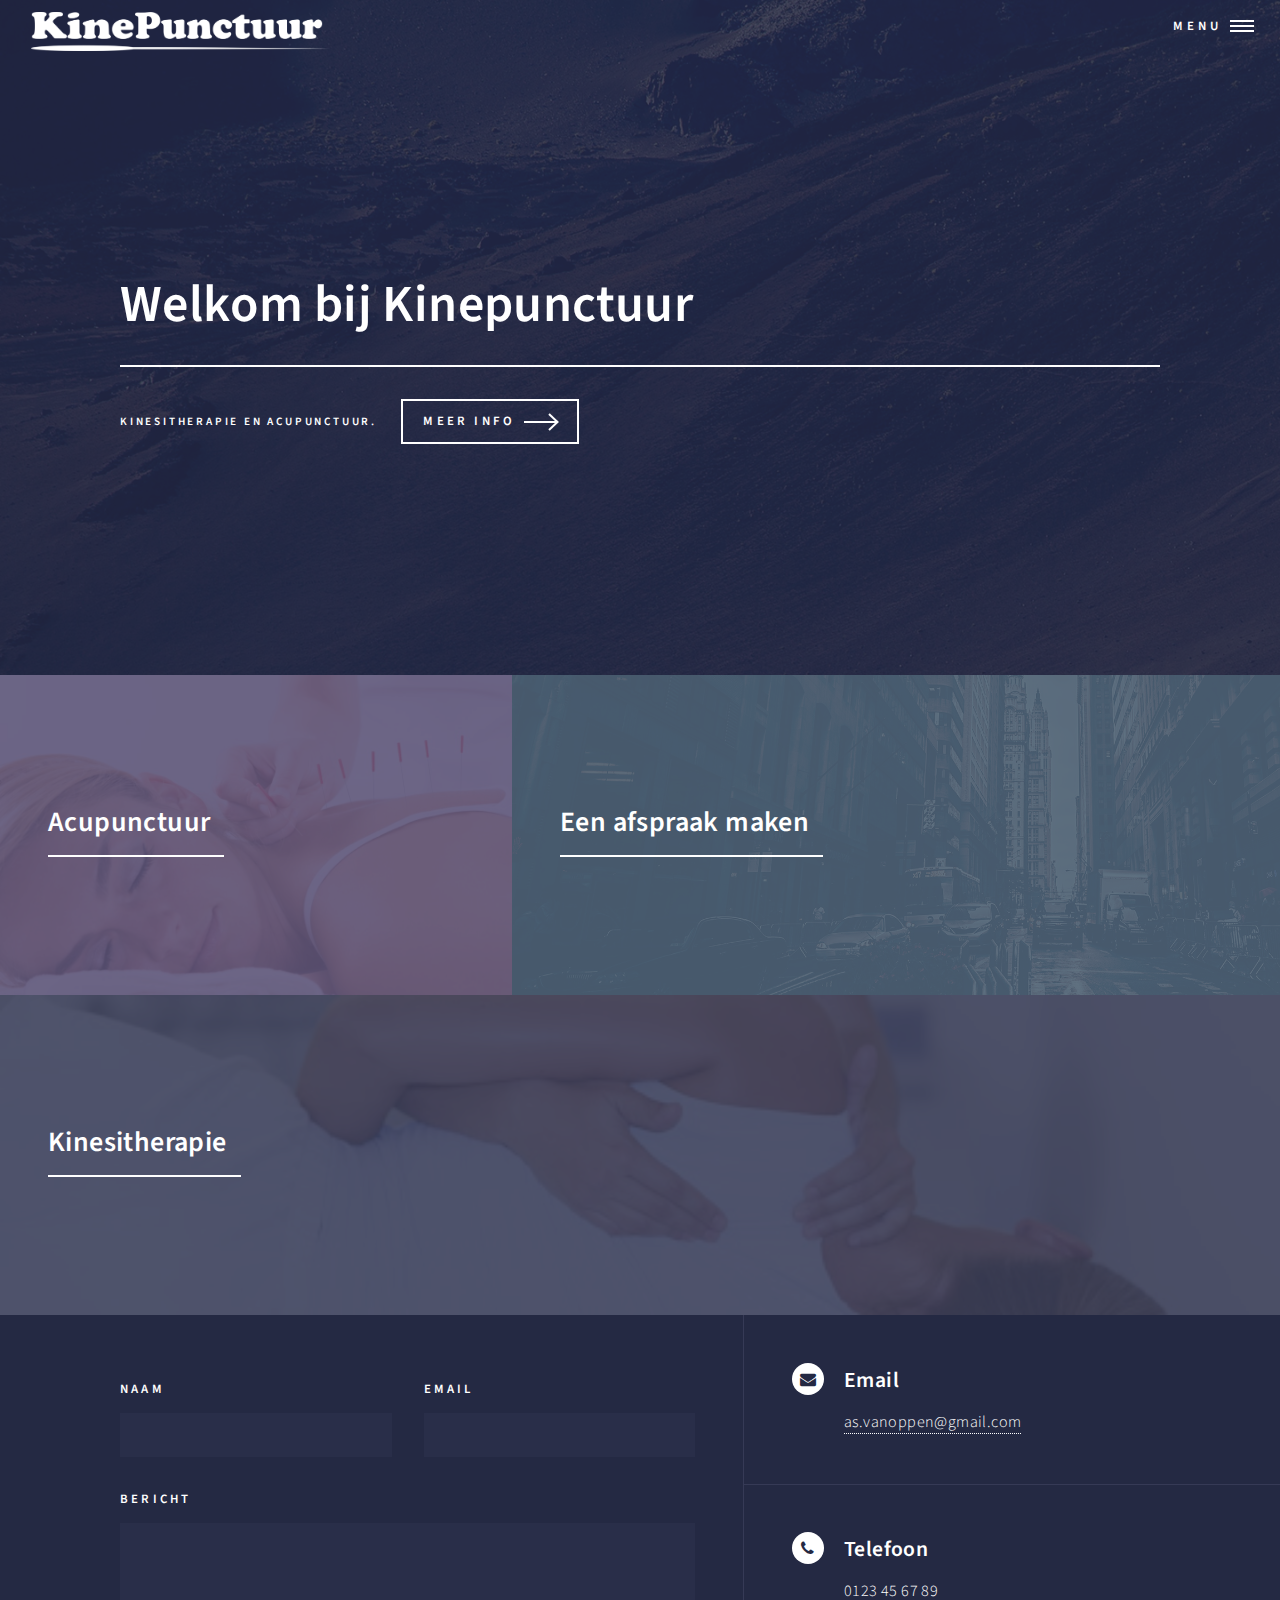
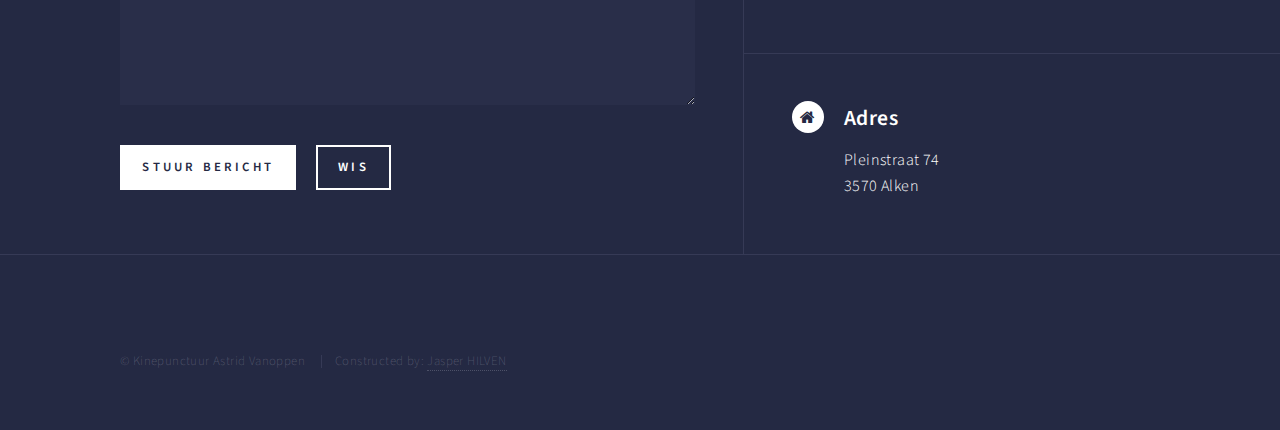
<file: index.html>
<!DOCTYPE html>
<!--
	Kinepunctuur by HTML5 UP
	html5up.net | @ajlkn
	Free for personal and commercial use under the CCA 3.0 license (html5up.net/license)
-->
<html>

<head>
	<title>Home | Kinepunctuur</title>
	<meta charset="utf-8" />
	<meta name="viewport" content="width=device-width, initial-scale=1, user-scalable=no" />
	<!--[if lte IE 8]><script src="/assets/js/ie/html5shiv.js"></script><![endif]-->
	<link rel="stylesheet" href="/assets/css/main.css" />
	<!--[if lte IE 9]><link rel="stylesheet" href="/assets/css/ie9.css" /><![endif]-->
	<!--[if lte IE 8]><link rel="stylesheet" href="/assets/css/ie8.css" /><![endif]-->
</head>


<body>

    <!-- Wrapper -->
<div id="wrapper">

<!-- Header -->
<header id="header" class="alt">
	<a href="/" class="logo">
		<img src="/assets/images/kinepunctuurW.png" alt="" style="max-width: 300px;margin:12px;text-align: center;" /> 
	</a>
	<nav>
		<a href="#menu">Menu</a>
	</nav>
</header>

<!-- Menu -->
<nav id="menu">
	<ul class="links">
        
		    
		
		    
		
		    
		
		    
		        <li><a href="/">Home</a></li>
	    	
		
		    
		
		    
		
		    
		
		
		    
		
		    
		        <li><a href="/acupunctuur.html">Acupunctuur</a></li>
		    
		
		    
		        <li><a href="/afspraak.html">Een afspraak maken</a></li>
		    
		
		    
		
		    
		        <li><a href="/kinesitherapie.html">Kinesitherapie</a></li>
		    
		
	</ul>
	<ul class="actions vertical">
		<li><a href="#" class="button special fit">Home</a></li>
		<!--<li><a href="#" class="button fit">Log In</a></li> -->
	</ul>
</nav>


    <!-- Banner -->
    <section id="banner" class="major">
        <div class="inner">
            <header class="major">
                <h1>Welkom bij Kinepunctuur</h1>
            </header>
            <div class="content">
                <p style="text-transform: uppercase;">Kinesitherapie en acupunctuur.<br /></p>
                <ul class="actions">
                    <li><a href="#one" class="button next scrolly">Meer Info</a></li>
                </ul>
            </div>
        </div>
    </section>

    <!-- Main -->
    <div id="main">

        <!-- One -->
        
<section id="one" class="tiles">
  
  <article>
    <span class="image">
      <img src="assets/images/acp.jpg" alt="" />
    </span>
    <header class="major">
      <h3><a href="/acupunctuur.html" class="link">Acupunctuur</a></h3>
      <p></p>
    </header>
  </article>
  
  <article>
    <span class="image">
      <img src="assets/images/pic07.jpg" alt="" />
    </span>
    <header class="major">
      <h3><a href="/afspraak.html" class="link">Een afspraak maken</a></h3>
      <p></p>
    </header>
  </article>
  
  <article>
    <span class="image">
      <img src="assets/images/kinesitherapie.jpg" alt="" />
    </span>
    <header class="major">
      <h3><a href="/kinesitherapie.html" class="link">Kinesitherapie</a></h3>
      <p></p>
    </header>
  </article>
  
</section>


        <!-- Two -->
      <!--  <section id="two">
            <div class="inner">
                <header class="major">
                    <h2>Massa libero</h2>
                </header>
                <p><p>Nullam et orci eu lorem consequat tincidunt vivamus et sagittis libero. Mauris aliquet magna magna sed nunc rhoncus pharetra. Pellentesque condimentum sem. In efficitur ligula tate urna. Maecenas laoreet massa vel lacinia pellentesque lorem ipsum dolor. Nullam et orci eu lorem consequat tincidunt. Vivamus et sagittis libero. Mauris aliquet magna magna sed nunc rhoncus amet pharetra et feugiat tempus.</p>
</p>
                <ul class="actions">
                    <li><a href="landing.html" class="button next">Get Started</a></li>
                </ul>
            </div>
        </section>
-->
    </div>

    <!-- Contact -->
<section id="contact">
	<div class="inner">
		<section>
			<form action="https://formspree.io/as.vanoppen@gmail.com" method="POST">
				<div class="field half first">
					<label for="name">Naam</label>
					<input type="text" name="name" id="name" />
				</div>
				<div class="field half">
					<label for="email">Email</label>
					<input type="text" name="_replyto" id="email" />
				</div>
				<div class="field">
					<label for="message">Bericht</label>
					<textarea name="message" id="message" rows="6"></textarea>
				</div>
				<ul class="actions">
					<li><input type="submit" value="Stuur bericht" class="special" /></li>
					<li><input type="reset" value="Wis" /></li>
				</ul>
			</form>
		</section>
		<section class="split">
			<section>
				<div class="contact-method">
					<span class="icon alt fa-envelope"></span>
					<h3>Email</h3>
					<a href="#">as.vanoppen@gmail.com</a>
				</div>
			</section>
			<section>
				<div class="contact-method">
					<span class="icon alt fa-phone"></span>
					<h3>Telefoon</h3>
					<span>0123 45 67 89</span>
				</div>
			</section>
			<section>
				<div class="contact-method">
					<span class="icon alt fa-home"></span>
					<h3>Adres</h3>
					<span>
					
					    Pleinstraat 74<br />
					
					
					    3570 Alken
					
					
					
					
					</span>
				</div>
			</section>
		</section>
	</div>
</section>

<!-- Footer -->
	<footer id="footer">
		<div class="inner">
			<ul class="icons">
				
				
				
				
				
				
				
				
				
				
			</ul>
			<ul class="copyright">
				<li>&copy; Kinepunctuur Astrid Vanoppen</li>
				<li>Constructed by: <a href="//www.jasperhilven.be" target="_blank">Jasper HILVEN</a></li>
				
			</ul>
		</div>
	</footer>

</div>

<!-- Scripts -->
	<script src="/assets/js/jquery.min.js"></script>
	<script src="/assets/js/jquery.scrolly.min.js"></script>
	<script src="/assets/js/jquery.scrollex.min.js"></script>
	<script src="/assets/js/skel.min.js"></script>
	<script src="/assets/js/util.js"></script>
	<!--[if lte IE 8]><script src="/assets/js/ie/respond.min.js"></script><![endif]-->
	<script src="/assets/js/main.js"></script>


</body>

</html>
</file>
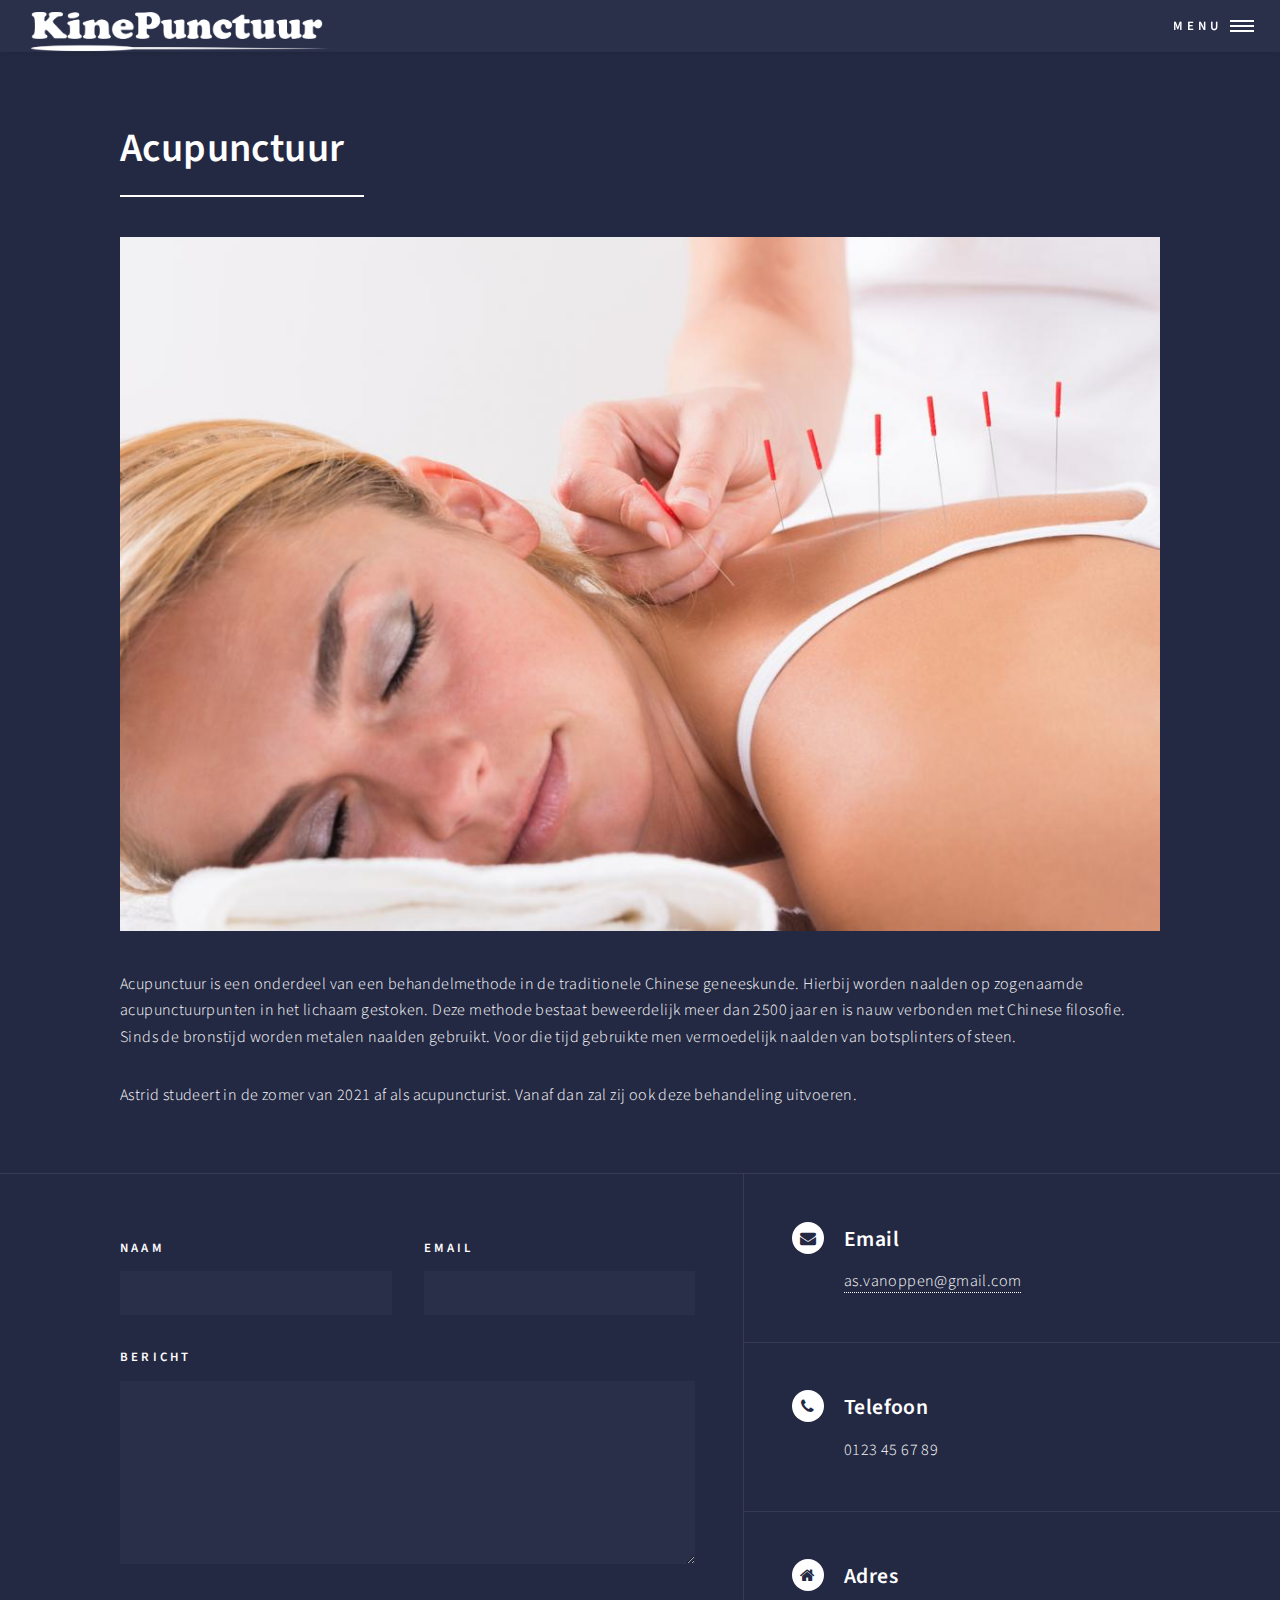
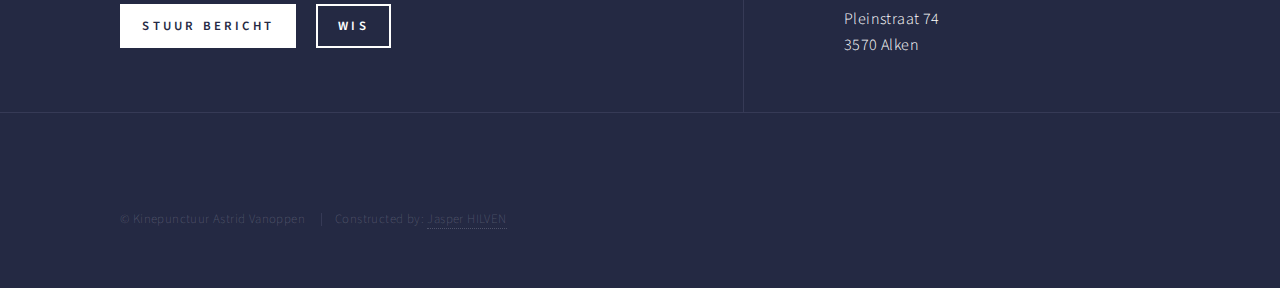
<file: acupunctuur.html>
<!DOCTYPE html>
<!--
	Kinepunctuur by HTML5 UP
	html5up.net | @ajlkn
	Free for personal and commercial use under the CCA 3.0 license (html5up.net/license)
-->
<html>

<head>
	<title>Acupunctuur | Kinepunctuur</title>
	<meta charset="utf-8" />
	<meta name="viewport" content="width=device-width, initial-scale=1, user-scalable=no" />
	<!--[if lte IE 8]><script src="/assets/js/ie/html5shiv.js"></script><![endif]-->
	<link rel="stylesheet" href="/assets/css/main.css" />
	<!--[if lte IE 9]><link rel="stylesheet" href="/assets/css/ie9.css" /><![endif]-->
	<!--[if lte IE 8]><link rel="stylesheet" href="/assets/css/ie8.css" /><![endif]-->
</head>


<body>

    <!-- Wrapper -->
<div id="wrapper">

<!-- Header -->
<header id="header">
	<a href="/" class="logo">
		<img src="/assets/images/kinepunctuurW.png" alt="" style="max-width: 300px;margin:12px;text-align: center;" /> 
	</a>
	<nav>
		<a href="#menu">Menu</a>
	</nav>
</header>

<!-- Menu -->
<nav id="menu">
	<ul class="links">
        
		    
		
		    
		
		    
		
		    
		        <li><a href="/">Home</a></li>
	    	
		
		    
		
		    
		
		    
		
		
		    
		
		    
		        <li><a href="/acupunctuur.html">Acupunctuur</a></li>
		    
		
		    
		        <li><a href="/afspraak.html">Een afspraak maken</a></li>
		    
		
		    
		
		    
		        <li><a href="/kinesitherapie.html">Kinesitherapie</a></li>
		    
		
	</ul>
	<ul class="actions vertical">
		<li><a href="#" class="button special fit">Home</a></li>
		<!--<li><a href="#" class="button fit">Log In</a></li> -->
	</ul>
</nav>
 
    
    
<!-- Main -->
<div id="main" class="alt">

<!-- One -->
<section id="one">
	<div class="inner">
		<header class="major">
			<h1>Acupunctuur</h1>
		</header>
		<span class="image main"><img src="/assets/images/acp.jpg" alt="" /></span>
		<p>Acupunctuur is een onderdeel van een behandelmethode in de traditionele Chinese geneeskunde. Hierbij worden naalden op zogenaamde acupunctuurpunten in het lichaam gestoken. Deze methode bestaat beweerdelijk meer dan 2500 jaar en is nauw verbonden met Chinese filosofie. Sinds de bronstijd worden metalen naalden gebruikt. Voor die tijd gebruikte men vermoedelijk naalden van botsplinters of steen.</p>

<p>Astrid studeert in de zomer van 2021 af als acupuncturist. Vanaf dan zal zij ook deze behandeling uitvoeren.</p>

	</div>
</section>

</div>

    <!-- Contact -->
<section id="contact">
	<div class="inner">
		<section>
			<form action="https://formspree.io/as.vanoppen@gmail.com" method="POST">
				<div class="field half first">
					<label for="name">Naam</label>
					<input type="text" name="name" id="name" />
				</div>
				<div class="field half">
					<label for="email">Email</label>
					<input type="text" name="_replyto" id="email" />
				</div>
				<div class="field">
					<label for="message">Bericht</label>
					<textarea name="message" id="message" rows="6"></textarea>
				</div>
				<ul class="actions">
					<li><input type="submit" value="Stuur bericht" class="special" /></li>
					<li><input type="reset" value="Wis" /></li>
				</ul>
			</form>
		</section>
		<section class="split">
			<section>
				<div class="contact-method">
					<span class="icon alt fa-envelope"></span>
					<h3>Email</h3>
					<a href="#">as.vanoppen@gmail.com</a>
				</div>
			</section>
			<section>
				<div class="contact-method">
					<span class="icon alt fa-phone"></span>
					<h3>Telefoon</h3>
					<span>0123 45 67 89</span>
				</div>
			</section>
			<section>
				<div class="contact-method">
					<span class="icon alt fa-home"></span>
					<h3>Adres</h3>
					<span>
					
					    Pleinstraat 74<br />
					
					
					    3570 Alken
					
					
					
					
					</span>
				</div>
			</section>
		</section>
	</div>
</section>

<!-- Footer -->
	<footer id="footer">
		<div class="inner">
			<ul class="icons">
				
				
				
				
				
				
				
				
				
				
			</ul>
			<ul class="copyright">
				<li>&copy; Kinepunctuur Astrid Vanoppen</li>
				<li>Constructed by: <a href="//www.jasperhilven.be" target="_blank">Jasper HILVEN</a></li>
				
			</ul>
		</div>
	</footer>

</div>

<!-- Scripts -->
	<script src="/assets/js/jquery.min.js"></script>
	<script src="/assets/js/jquery.scrolly.min.js"></script>
	<script src="/assets/js/jquery.scrollex.min.js"></script>
	<script src="/assets/js/skel.min.js"></script>
	<script src="/assets/js/util.js"></script>
	<!--[if lte IE 8]><script src="/assets/js/ie/respond.min.js"></script><![endif]-->
	<script src="/assets/js/main.js"></script>


</body>

</html>
</file>
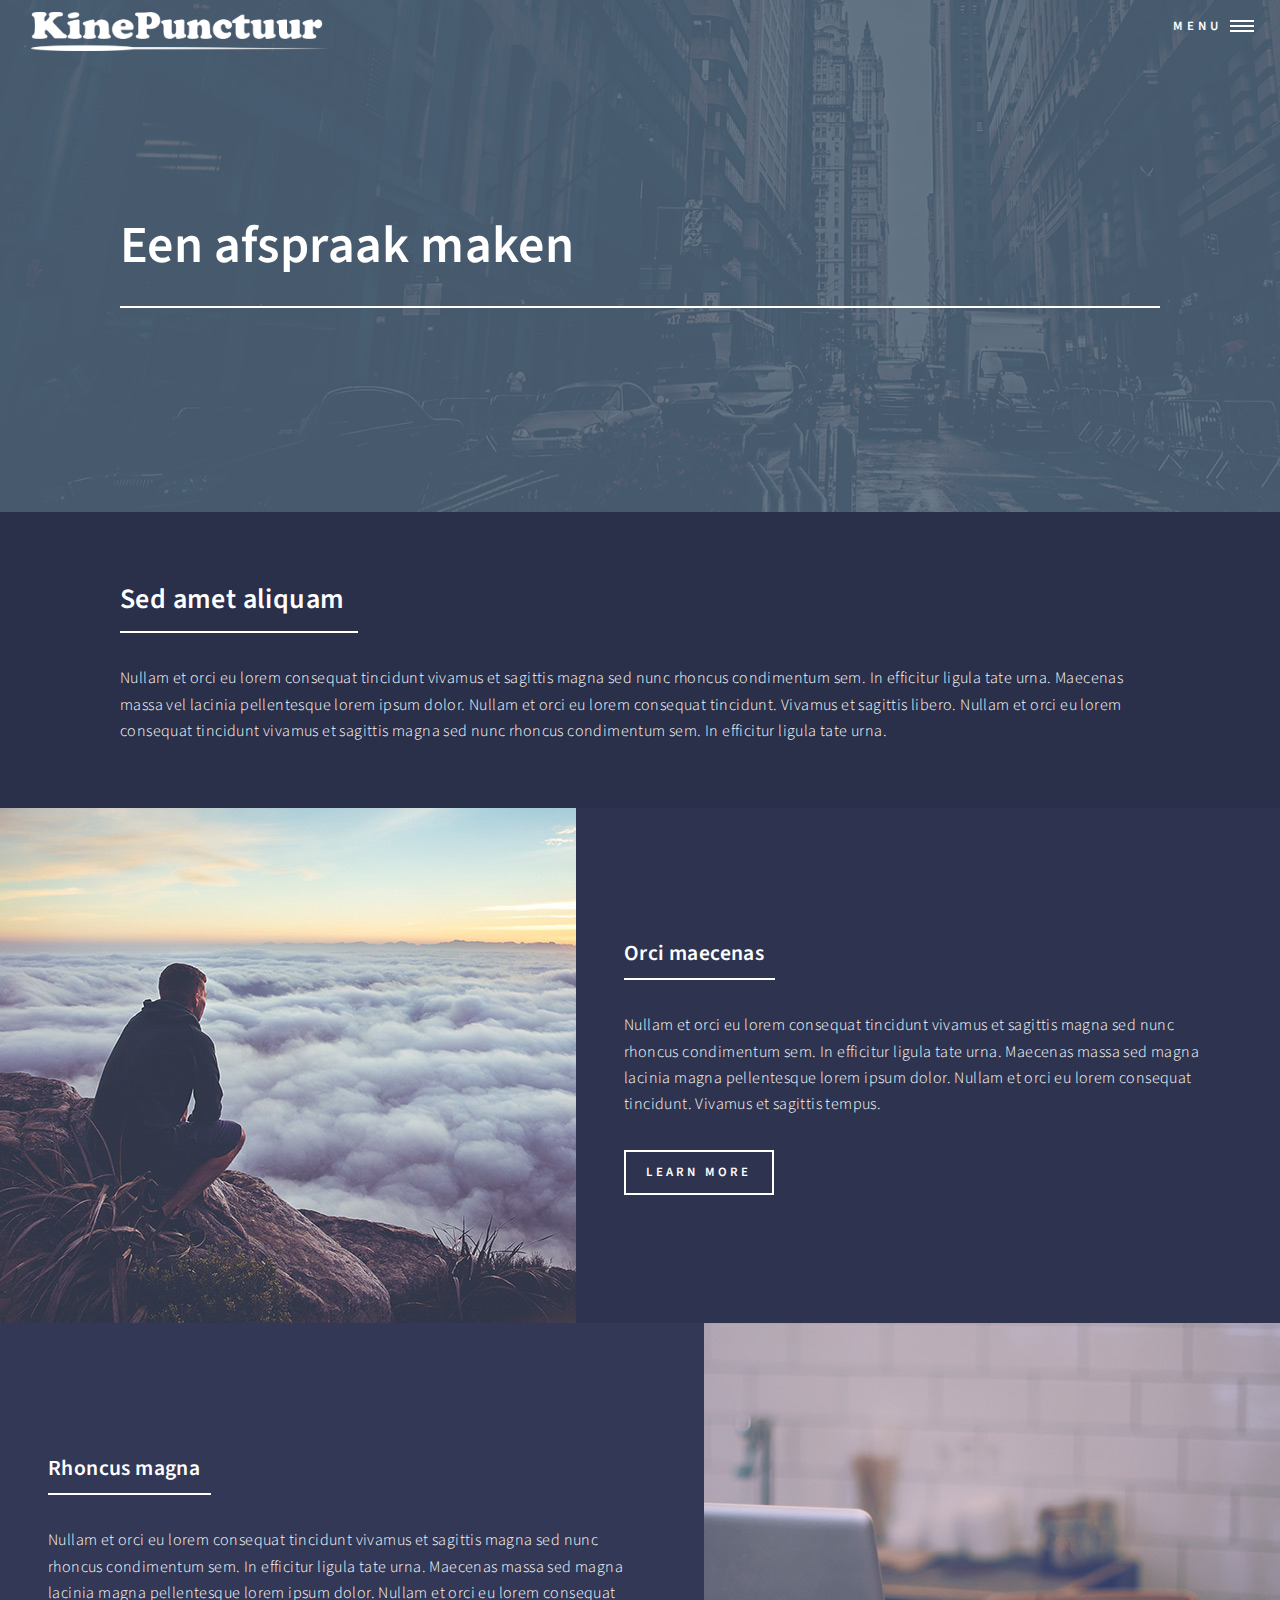
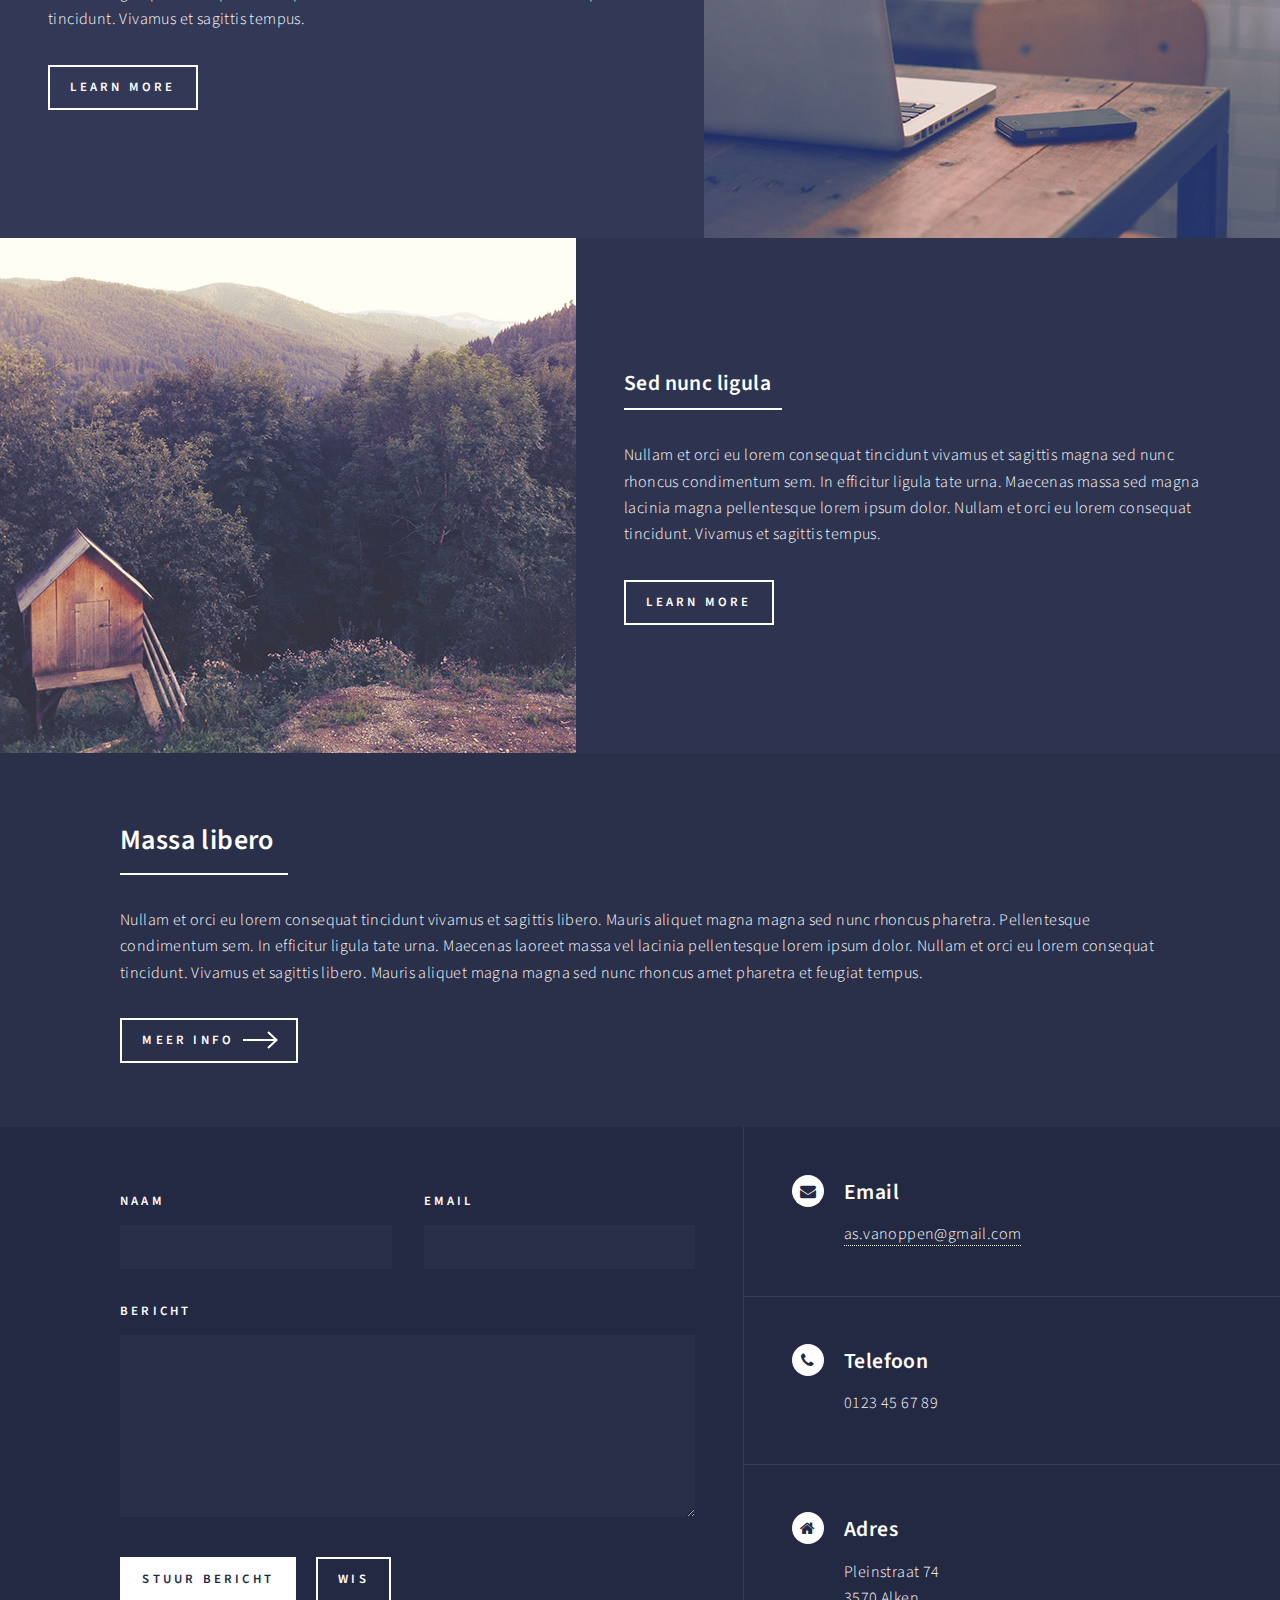
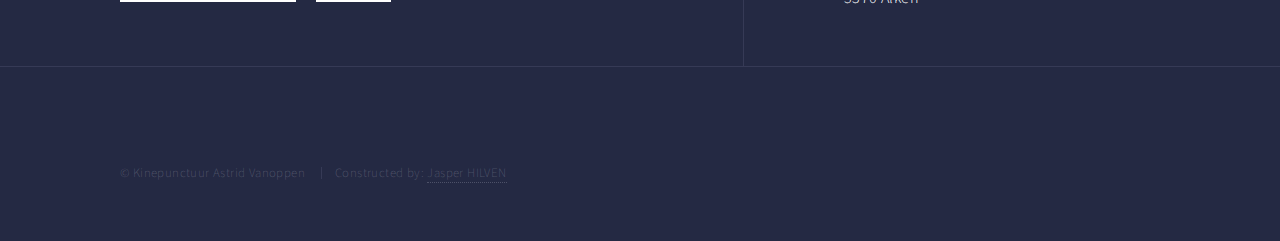
<file: afspraak.html>
<!DOCTYPE html>
<!--
	Kinepunctuur by HTML5 UP
	html5up.net | @ajlkn
	Free for personal and commercial use under the CCA 3.0 license (html5up.net/license)
-->
<html>

    <head>
	<title>Een afspraak maken | Kinepunctuur</title>
	<meta charset="utf-8" />
	<meta name="viewport" content="width=device-width, initial-scale=1, user-scalable=no" />
	<!--[if lte IE 8]><script src="/assets/js/ie/html5shiv.js"></script><![endif]-->
	<link rel="stylesheet" href="/assets/css/main.css" />
	<!--[if lte IE 9]><link rel="stylesheet" href="/assets/css/ie9.css" /><![endif]-->
	<!--[if lte IE 8]><link rel="stylesheet" href="/assets/css/ie8.css" /><![endif]-->
</head>


    <body>

        <!-- Wrapper -->
<div id="wrapper">

<!-- Header -->
<header id="header" class="alt style2">
	<a href="/" class="logo">
		<img src="/assets/images/kinepunctuurW.png" alt="" style="max-width: 300px;margin:12px;text-align: center;" /> 
	</a>
	<nav>
		<a href="#menu">Menu</a>
	</nav>
</header>

<!-- Menu -->
<nav id="menu">
	<ul class="links">
        
		    
		
		    
		
		    
		
		    
		        <li><a href="/">Home</a></li>
	    	
		
		    
		
		    
		
		    
		
		
		    
		
		    
		        <li><a href="/acupunctuur.html">Acupunctuur</a></li>
		    
		
		    
		        <li><a href="/afspraak.html">Een afspraak maken</a></li>
		    
		
		    
		
		    
		        <li><a href="/kinesitherapie.html">Kinesitherapie</a></li>
		    
		
	</ul>
	<ul class="actions vertical">
		<li><a href="#" class="button special fit">Home</a></li>
		<!--<li><a href="#" class="button fit">Log In</a></li> -->
	</ul>
</nav>


        <section id="banner" class="style2">
            <div class="inner">
                <span class="image">
                    <img src="/assets/images/pic07.jpg" alt="">
                </span>
                <header class="major">

                    <h1>Een afspraak maken</h1>

                </header>
                <div class="content">

                    

                </div>
            </div>
        </section>

    <!-- Main -->
<div id="main">

<!-- One -->
<section id="one">
	<div class="inner">
		<header class="major">
			<h2>Sed amet aliquam</h2>
		</header>
		<p>Nullam et orci eu lorem consequat tincidunt vivamus et sagittis magna sed nunc rhoncus condimentum sem. In efficitur ligula tate urna. Maecenas massa vel lacinia pellentesque lorem ipsum dolor. Nullam et orci eu lorem consequat tincidunt. Vivamus et sagittis libero. Nullam et orci eu lorem consequat tincidunt vivamus et sagittis magna sed nunc rhoncus condimentum sem. In efficitur ligula tate urna.</p>
	</div>
</section>

<!-- Two -->
<section id="two" class="spotlights">
	<section>
		<a href="generic.html" class="image">
			<img src="/assets/images/pic08.jpg" alt="" data-position="center center" />
		</a>
		<div class="content">
			<div class="inner">
				<header class="major">
					<h3>Orci maecenas</h3>
				</header>
				<p>Nullam et orci eu lorem consequat tincidunt vivamus et sagittis magna sed nunc rhoncus condimentum sem. In efficitur ligula tate urna. Maecenas massa sed magna lacinia magna pellentesque lorem ipsum dolor. Nullam et orci eu lorem consequat tincidunt. Vivamus et sagittis tempus.</p>
				<ul class="actions">
					<li><a href="generic.html" class="button">Learn more</a></li>
				</ul>
			</div>
		</div>
	</section>
	<section>
		<a href="generic.html" class="image">
			<img src="/assets/images/pic09.jpg" alt="" data-position="top center" />
		</a>
		<div class="content">
			<div class="inner">
				<header class="major">
					<h3>Rhoncus magna</h3>
				</header>
				<p>Nullam et orci eu lorem consequat tincidunt vivamus et sagittis magna sed nunc rhoncus condimentum sem. In efficitur ligula tate urna. Maecenas massa sed magna lacinia magna pellentesque lorem ipsum dolor. Nullam et orci eu lorem consequat tincidunt. Vivamus et sagittis tempus.</p>
				<ul class="actions">
					<li><a href="generic.html" class="button">Learn more</a></li>
				</ul>
			</div>
		</div>
	</section>
	<section>
		<a href="generic.html" class="image">
			<img src="/assets/images/pic10.jpg" alt="" data-position="25% 25%" />
		</a>
		<div class="content">
			<div class="inner">
				<header class="major">
					<h3>Sed nunc ligula</h3>
				</header>
				<p>Nullam et orci eu lorem consequat tincidunt vivamus et sagittis magna sed nunc rhoncus condimentum sem. In efficitur ligula tate urna. Maecenas massa sed magna lacinia magna pellentesque lorem ipsum dolor. Nullam et orci eu lorem consequat tincidunt. Vivamus et sagittis tempus.</p>
				<ul class="actions">
					<li><a href="generic.html" class="button">Learn more</a></li>
				</ul>
			</div>
		</div>
	</section>
</section>

<!-- Three -->
<section id="three">
	<div class="inner">
		<header class="major">
			<h2>Massa libero</h2>
		</header>
		<p>Nullam et orci eu lorem consequat tincidunt vivamus et sagittis libero. Mauris aliquet magna magna sed nunc rhoncus pharetra. Pellentesque condimentum sem. In efficitur ligula tate urna. Maecenas laoreet massa vel lacinia pellentesque lorem ipsum dolor. Nullam et orci eu lorem consequat tincidunt. Vivamus et sagittis libero. Mauris aliquet magna magna sed nunc rhoncus amet pharetra et feugiat tempus.</p>
		<ul class="actions">
			<li><a href="generic.html" class="button next">Meer info</a></li>
		</ul>
	</div>
</section>

</div>


    <!-- Contact -->
<section id="contact">
	<div class="inner">
		<section>
			<form action="https://formspree.io/as.vanoppen@gmail.com" method="POST">
				<div class="field half first">
					<label for="name">Naam</label>
					<input type="text" name="name" id="name" />
				</div>
				<div class="field half">
					<label for="email">Email</label>
					<input type="text" name="_replyto" id="email" />
				</div>
				<div class="field">
					<label for="message">Bericht</label>
					<textarea name="message" id="message" rows="6"></textarea>
				</div>
				<ul class="actions">
					<li><input type="submit" value="Stuur bericht" class="special" /></li>
					<li><input type="reset" value="Wis" /></li>
				</ul>
			</form>
		</section>
		<section class="split">
			<section>
				<div class="contact-method">
					<span class="icon alt fa-envelope"></span>
					<h3>Email</h3>
					<a href="#">as.vanoppen@gmail.com</a>
				</div>
			</section>
			<section>
				<div class="contact-method">
					<span class="icon alt fa-phone"></span>
					<h3>Telefoon</h3>
					<span>0123 45 67 89</span>
				</div>
			</section>
			<section>
				<div class="contact-method">
					<span class="icon alt fa-home"></span>
					<h3>Adres</h3>
					<span>
					
					    Pleinstraat 74<br />
					
					
					    3570 Alken
					
					
					
					
					</span>
				</div>
			</section>
		</section>
	</div>
</section>

<!-- Footer -->
	<footer id="footer">
		<div class="inner">
			<ul class="icons">
				
				
				
				
				
				
				
				
				
				
			</ul>
			<ul class="copyright">
				<li>&copy; Kinepunctuur Astrid Vanoppen</li>
				<li>Constructed by: <a href="//www.jasperhilven.be" target="_blank">Jasper HILVEN</a></li>
				
			</ul>
		</div>
	</footer>

</div>

<!-- Scripts -->
	<script src="/assets/js/jquery.min.js"></script>
	<script src="/assets/js/jquery.scrolly.min.js"></script>
	<script src="/assets/js/jquery.scrollex.min.js"></script>
	<script src="/assets/js/skel.min.js"></script>
	<script src="/assets/js/util.js"></script>
	<!--[if lte IE 8]><script src="/assets/js/ie/respond.min.js"></script><![endif]-->
	<script src="/assets/js/main.js"></script>


</body>

</html>
</file>
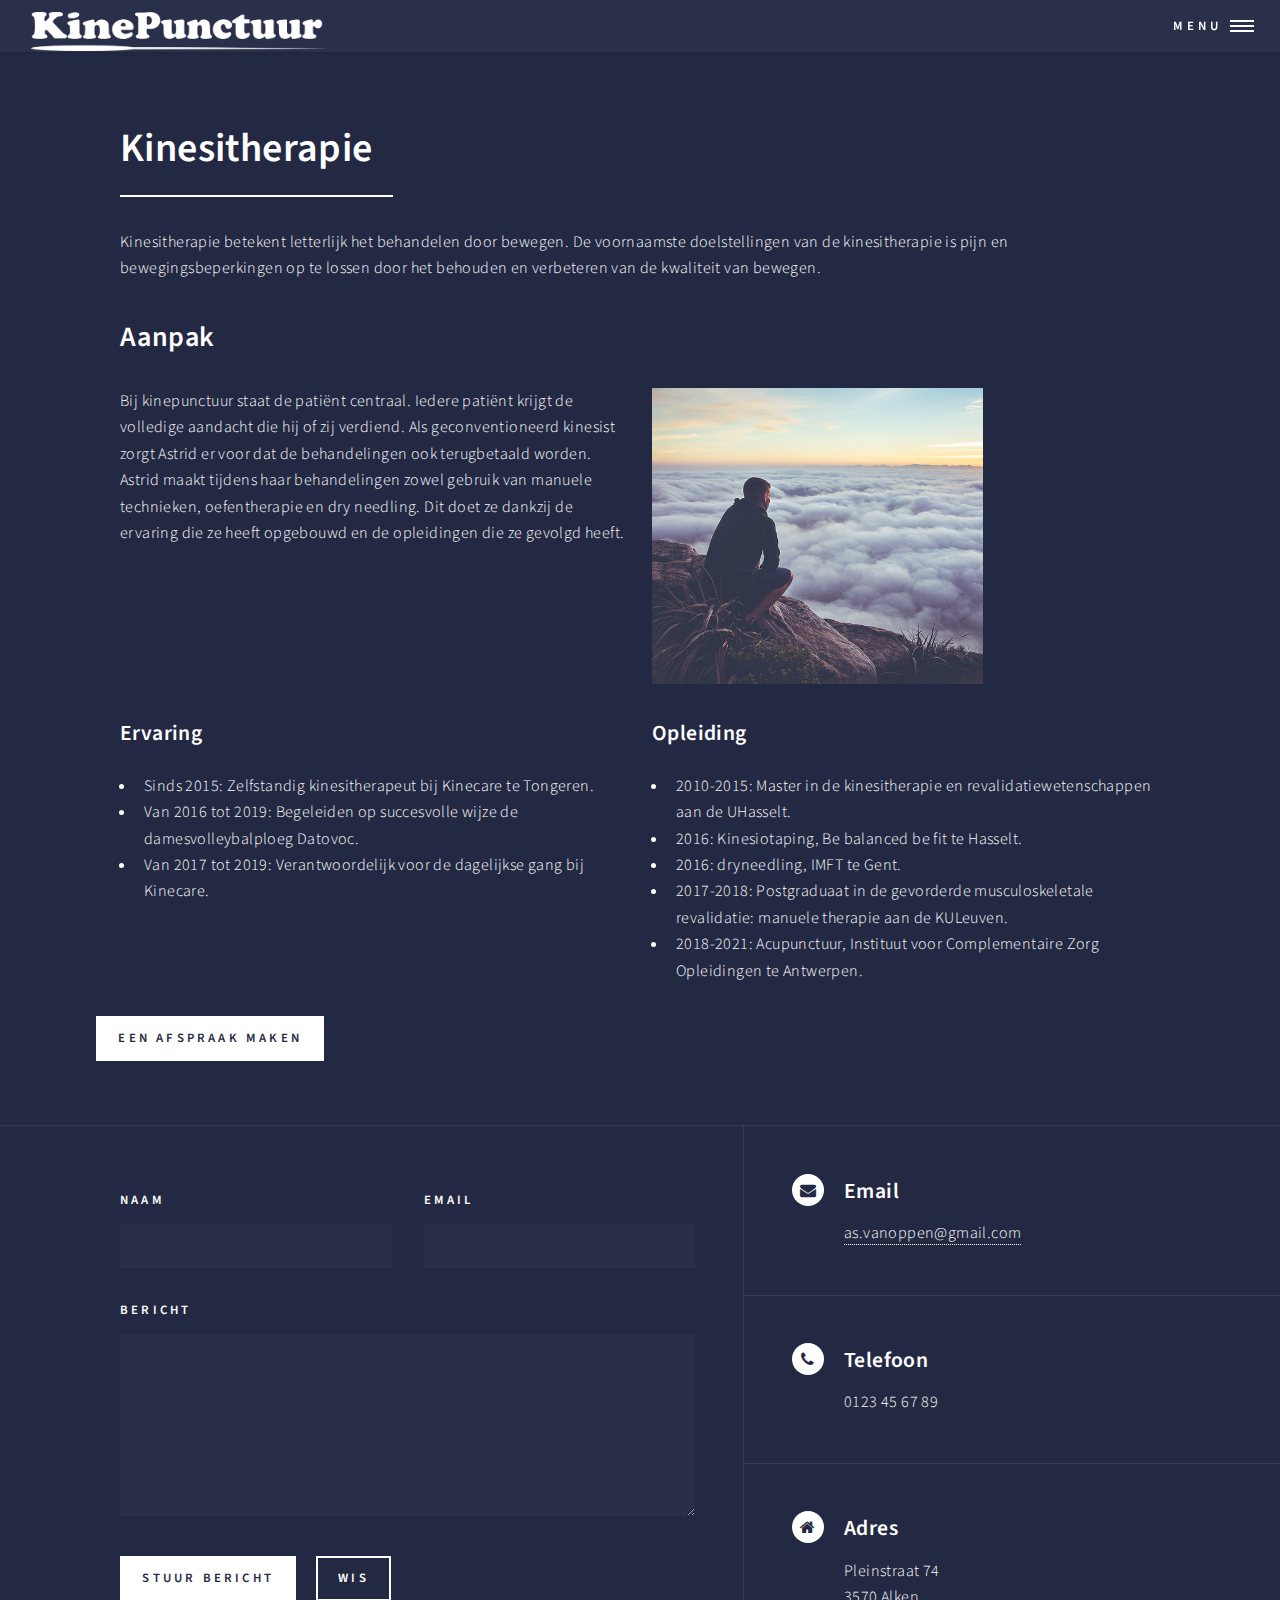
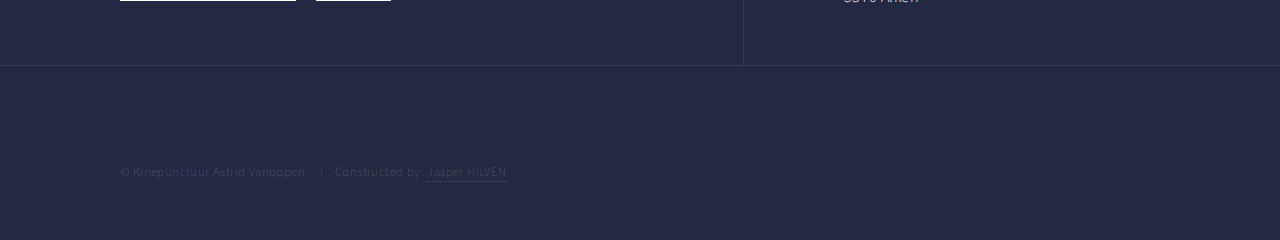
<file: kinesitherapie.html>
<!DOCTYPE html>
<!--
	Kinepunctuur by HTML5 UP
	html5up.net | @ajlkn
	Free for personal and commercial use under the CCA 3.0 license (html5up.net/license)
-->
<html>

<head>
	<title>Kinesitherapie | Kinepunctuur</title>
	<meta charset="utf-8" />
	<meta name="viewport" content="width=device-width, initial-scale=1, user-scalable=no" />
	<!--[if lte IE 8]><script src="/assets/js/ie/html5shiv.js"></script><![endif]-->
	<link rel="stylesheet" href="/assets/css/main.css" />
	<!--[if lte IE 9]><link rel="stylesheet" href="/assets/css/ie9.css" /><![endif]-->
	<!--[if lte IE 8]><link rel="stylesheet" href="/assets/css/ie8.css" /><![endif]-->
</head>


<body>

    <!-- Wrapper -->
<div id="wrapper">

<!-- Header -->
<header id="header">
	<a href="/" class="logo">
		<img src="/assets/images/kinepunctuurW.png" alt="" style="max-width: 300px;margin:12px;text-align: center;" /> 
	</a>
	<nav>
		<a href="#menu">Menu</a>
	</nav>
</header>

<!-- Menu -->
<nav id="menu">
	<ul class="links">
        
		    
		
		    
		
		    
		
		    
		        <li><a href="/">Home</a></li>
	    	
		
		    
		
		    
		
		    
		
		
		    
		
		    
		        <li><a href="/acupunctuur.html">Acupunctuur</a></li>
		    
		
		    
		        <li><a href="/afspraak.html">Een afspraak maken</a></li>
		    
		
		    
		
		    
		        <li><a href="/kinesitherapie.html">Kinesitherapie</a></li>
		    
		
	</ul>
	<ul class="actions vertical">
		<li><a href="#" class="button special fit">Home</a></li>
		<!--<li><a href="#" class="button fit">Log In</a></li> -->
	</ul>
</nav>
 <!-- Main -->
<div id="main" class="alt">
   <!-- One -->
   <section id="one">
      <div class="inner">
         <header class="major">
            <h1>Kinesitherapie</h1>
         </header>
         <!-- Content -->
         <p> Kinesitherapie betekent letterlijk het behandelen door bewegen. De voornaamste doelstellingen van de kinesitherapie is pijn en bewegingsbeperkingen op te lossen door het behouden en verbeteren van de kwaliteit van bewegen. </p>
         <h2> Aanpak </h2>
		 <div class="row">

			 <div class="6u 12u$(small)">
        	    Bij kinepunctuur staat de patiënt centraal. Iedere patiënt krijgt de volledige aandacht die hij of zij verdiend. Als geconventioneerd kinesist zorgt Astrid er voor dat de behandelingen ook terugbetaald worden.
            	Astrid maakt tijdens haar behandelingen zowel gebruik van manuele technieken, oefentherapie en dry needling. Dit doet ze dankzij de ervaring die ze heeft opgebouwd en de opleidingen die ze gevolgd heeft.
         	</div>
         	<div class="4u 8u(small)">
			                      <span class="image fit"><img src="/assets/images/pic08.jpg" alt="" /></span>

	         </div>
         </div>
         <div class="row">
            <div class="6u 12u$(small)">
               <h3>Ervaring</h3>
               <ul>
                  <li>Sinds 2015: Zelfstandig kinesitherapeut bij Kinecare te Tongeren.</li>
                  <li>Van 2016 tot 2019: Begeleiden op succesvolle wijze de damesvolleybalploeg Datovoc.</li>
                  <li>Van 2017 tot 2019: Verantwoordelijk voor de dagelijkse gang bij Kinecare.</li>
               </ul>
               ‍
            </div>
            <div class="6u$ 12u$(small)">
               <h3>Opleiding</h3>
               <ul>
                  <li> 2010-2015: Master in de kinesitherapie en revalidatiewetenschappen aan de UHasselt.</li>
                  <li> 2016: Kinesiotaping, Be balanced be fit te Hasselt.</li>
                  <li> 2016: dryneedling, IMFT te Gent.</li>
                  <li> 2017-2018: Postgraduaat in de gevorderde musculoskeletale revalidatie: manuele therapie aan de KULeuven.</li>
                  <li> 2018-2021: Acupunctuur, Instituut voor Complementaire Zorg Opleidingen te Antwerpen.</li>
               </ul>
            </div>
		</div>
         <div class="row">

		<a href="/landing.html" class="button special">Een afspraak maken</a>
<p />
<p />

         		</div>
<p />
<p />

</div>
</section></div>
 <!-- Contact -->
<section id="contact">
	<div class="inner">
		<section>
			<form action="https://formspree.io/as.vanoppen@gmail.com" method="POST">
				<div class="field half first">
					<label for="name">Naam</label>
					<input type="text" name="name" id="name" />
				</div>
				<div class="field half">
					<label for="email">Email</label>
					<input type="text" name="_replyto" id="email" />
				</div>
				<div class="field">
					<label for="message">Bericht</label>
					<textarea name="message" id="message" rows="6"></textarea>
				</div>
				<ul class="actions">
					<li><input type="submit" value="Stuur bericht" class="special" /></li>
					<li><input type="reset" value="Wis" /></li>
				</ul>
			</form>
		</section>
		<section class="split">
			<section>
				<div class="contact-method">
					<span class="icon alt fa-envelope"></span>
					<h3>Email</h3>
					<a href="#">as.vanoppen@gmail.com</a>
				</div>
			</section>
			<section>
				<div class="contact-method">
					<span class="icon alt fa-phone"></span>
					<h3>Telefoon</h3>
					<span>0123 45 67 89</span>
				</div>
			</section>
			<section>
				<div class="contact-method">
					<span class="icon alt fa-home"></span>
					<h3>Adres</h3>
					<span>
					
					    Pleinstraat 74<br />
					
					
					    3570 Alken
					
					
					
					
					</span>
				</div>
			</section>
		</section>
	</div>
</section>

<!-- Footer -->
	<footer id="footer">
		<div class="inner">
			<ul class="icons">
				
				
				
				
				
				
				
				
				
				
			</ul>
			<ul class="copyright">
				<li>&copy; Kinepunctuur Astrid Vanoppen</li>
				<li>Constructed by: <a href="//www.jasperhilven.be" target="_blank">Jasper HILVEN</a></li>
				
			</ul>
		</div>
	</footer>

</div>

<!-- Scripts -->
	<script src="/assets/js/jquery.min.js"></script>
	<script src="/assets/js/jquery.scrolly.min.js"></script>
	<script src="/assets/js/jquery.scrollex.min.js"></script>
	<script src="/assets/js/skel.min.js"></script>
	<script src="/assets/js/util.js"></script>
	<!--[if lte IE 8]><script src="/assets/js/ie/respond.min.js"></script><![endif]-->
	<script src="/assets/js/main.js"></script>


</body>

</html>
</file>
<file: assets/css/main.css>
@import url(font-awesome.min.css);@import url("https://fonts.googleapis.com/css?family=Source+Sans+Pro:300,300italic,600,600italic");html,body,div,span,applet,object,iframe,h1,h2,h3,h4,h5,h6,p,blockquote,pre,a,abbr,acronym,address,big,cite,code,del,dfn,em,img,ins,kbd,q,s,samp,small,strike,strong,sub,sup,tt,var,b,u,i,center,dl,dt,dd,ol,ul,li,fieldset,form,label,legend,table,caption,tbody,tfoot,thead,tr,th,td,article,aside,canvas,details,embed,figure,figcaption,footer,header,hgroup,menu,nav,output,ruby,section,summary,time,mark,audio,video{margin:0;padding:0;border:0;font-size:100%;font:inherit;vertical-align:baseline}article,aside,details,figcaption,figure,footer,header,hgroup,menu,nav,section{display:block}body{line-height:1}ol,ul{list-style:none}blockquote,q{quotes:none}blockquote:before,blockquote:after,q:before,q:after{content:'';content:none}table{border-collapse:collapse;border-spacing:0}body{-webkit-text-size-adjust:none}*,*:before,*:after{-moz-box-sizing:border-box;-webkit-box-sizing:border-box;box-sizing:border-box}.row{border-bottom:solid 1px transparent;-moz-box-sizing:border-box;-webkit-box-sizing:border-box;box-sizing:border-box}.row>*{float:left;-moz-box-sizing:border-box;-webkit-box-sizing:border-box;box-sizing:border-box}.row:after,.row:before{content:'';display:block;clear:both;height:0}.row.uniform>*>:first-child{margin-top:0}.row.uniform>*>:last-child{margin-bottom:0}.row.\30 \25 >*{padding:0 0 0 0em}.row.\30 \25{margin:0 0 -1px 0em}.row.uniform.\30 \25 >*{padding:0em 0 0 0em}.row.uniform.\30 \25{margin:0em 0 -1px 0em}.row>*{padding:0 0 0 2em}.row{margin:0 0 -1px -2em}.row.uniform>*{padding:2em 0 0 2em}.row.uniform{margin:-2em 0 -1px -2em}.row.\32 00\25 >*{padding:0 0 0 4em}.row.\32 00\25{margin:0 0 -1px -4em}.row.uniform.\32 00\25 >*{padding:4em 0 0 4em}.row.uniform.\32 00\25{margin:-4em 0 -1px -4em}.row.\31 50\25 >*{padding:0 0 0 3em}.row.\31 50\25{margin:0 0 -1px -3em}.row.uniform.\31 50\25 >*{padding:3em 0 0 3em}.row.uniform.\31 50\25{margin:-3em 0 -1px -3em}.row.\35 0\25 >*{padding:0 0 0 1em}.row.\35 0\25{margin:0 0 -1px -1em}.row.uniform.\35 0\25 >*{padding:1em 0 0 1em}.row.uniform.\35 0\25{margin:-1em 0 -1px -1em}.row.\32 5\25 >*{padding:0 0 0 .5em}.row.\32 5\25{margin:0 0 -1px -.5em}.row.uniform.\32 5\25 >*{padding:.5em 0 0 .5em}.row.uniform.\32 5\25{margin:-.5em 0 -1px -.5em}.\31 2u,.\31 2u\24{width:100%;clear:none;margin-left:0}.\31 1u,.\31 1u\24{width:91.6666666667%;clear:none;margin-left:0}.\31 0u,.\31 0u\24{width:83.3333333333%;clear:none;margin-left:0}.\39 u,.\39 u\24{width:75%;clear:none;margin-left:0}.\38 u,.\38 u\24{width:66.6666666667%;clear:none;margin-left:0}.\37 u,.\37 u\24{width:58.3333333333%;clear:none;margin-left:0}.\36 u,.\36 u\24{width:50%;clear:none;margin-left:0}.\35 u,.\35 u\24{width:41.6666666667%;clear:none;margin-left:0}.\34 u,.\34 u\24{width:33.3333333333%;clear:none;margin-left:0}.\33 u,.\33 u\24{width:25%;clear:none;margin-left:0}.\32 u,.\32 u\24{width:16.6666666667%;clear:none;margin-left:0}.\31 u,.\31 u\24{width:8.3333333333%;clear:none;margin-left:0}.\31 2u\24 +*,.\31 1u\24 +*,.\31 0u\24 +*,.\39 u\24 +*,.\38 u\24 +*,.\37 u\24 +*,.\36 u\24 +*,.\35 u\24 +*,.\34 u\24 +*,.\33 u\24 +*,.\32 u\24 +*,.\31 u\24 +*{clear:left}.\-11u{margin-left:91.6666666667%}.\-10u{margin-left:83.3333333333%}.\-9u{margin-left:75%}.\-8u{margin-left:66.6666666667%}.\-7u{margin-left:58.3333333333%}.\-6u{margin-left:50%}.\-5u{margin-left:41.6666666667%}.\-4u{margin-left:33.3333333333%}.\-3u{margin-left:25%}.\-2u{margin-left:16.6666666667%}.\-1u{margin-left:8.3333333333%}@media screen and (max-width: 1680px){.row>*{padding:0 0 0 2em}.row{margin:0 0 -1px -2em}.row.uniform>*{padding:2em 0 0 2em}.row.uniform{margin:-2em 0 -1px -2em}.row.\32 00\25 >*{padding:0 0 0 4em}.row.\32 00\25{margin:0 0 -1px -4em}.row.uniform.\32 00\25 >*{padding:4em 0 0 4em}.row.uniform.\32 00\25{margin:-4em 0 -1px -4em}.row.\31 50\25 >*{padding:0 0 0 3em}.row.\31 50\25{margin:0 0 -1px -3em}.row.uniform.\31 50\25 >*{padding:3em 0 0 3em}.row.uniform.\31 50\25{margin:-3em 0 -1px -3em}.row.\35 0\25 >*{padding:0 0 0 1em}.row.\35 0\25{margin:0 0 -1px -1em}.row.uniform.\35 0\25 >*{padding:1em 0 0 1em}.row.uniform.\35 0\25{margin:-1em 0 -1px -1em}.row.\32 5\25 >*{padding:0 0 0 .5em}.row.\32 5\25{margin:0 0 -1px -.5em}.row.uniform.\32 5\25 >*{padding:.5em 0 0 .5em}.row.uniform.\32 5\25{margin:-.5em 0 -1px -.5em}.\31 2u\28xlarge\29,.\31 2u\24\28xlarge\29{width:100%;clear:none;margin-left:0}.\31 1u\28xlarge\29,.\31 1u\24\28xlarge\29{width:91.6666666667%;clear:none;margin-left:0}.\31 0u\28xlarge\29,.\31 0u\24\28xlarge\29{width:83.3333333333%;clear:none;margin-left:0}.\39 u\28xlarge\29,.\39 u\24\28xlarge\29{width:75%;clear:none;margin-left:0}.\38 u\28xlarge\29,.\38 u\24\28xlarge\29{width:66.6666666667%;clear:none;margin-left:0}.\37 u\28xlarge\29,.\37 u\24\28xlarge\29{width:58.3333333333%;clear:none;margin-left:0}.\36 u\28xlarge\29,.\36 u\24\28xlarge\29{width:50%;clear:none;margin-left:0}.\35 u\28xlarge\29,.\35 u\24\28xlarge\29{width:41.6666666667%;clear:none;margin-left:0}.\34 u\28xlarge\29,.\34 u\24\28xlarge\29{width:33.3333333333%;clear:none;margin-left:0}.\33 u\28xlarge\29,.\33 u\24\28xlarge\29{width:25%;clear:none;margin-left:0}.\32 u\28xlarge\29,.\32 u\24\28xlarge\29{width:16.6666666667%;clear:none;margin-left:0}.\31 u\28xlarge\29,.\31 u\24\28xlarge\29{width:8.3333333333%;clear:none;margin-left:0}.\31 2u\24\28xlarge\29 +*,.\31 1u\24\28xlarge\29 +*,.\31 0u\24\28xlarge\29 +*,.\39 u\24\28xlarge\29 +*,.\38 u\24\28xlarge\29 +*,.\37 u\24\28xlarge\29 +*,.\36 u\24\28xlarge\29 +*,.\35 u\24\28xlarge\29 +*,.\34 u\24\28xlarge\29 +*,.\33 u\24\28xlarge\29 +*,.\32 u\24\28xlarge\29 +*,.\31 u\24\28xlarge\29 +*{clear:left}.\-11u\28xlarge\29{margin-left:91.6666666667%}.\-10u\28xlarge\29{margin-left:83.3333333333%}.\-9u\28xlarge\29{margin-left:75%}.\-8u\28xlarge\29{margin-left:66.6666666667%}.\-7u\28xlarge\29{margin-left:58.3333333333%}.\-6u\28xlarge\29{margin-left:50%}.\-5u\28xlarge\29{margin-left:41.6666666667%}.\-4u\28xlarge\29{margin-left:33.3333333333%}.\-3u\28xlarge\29{margin-left:25%}.\-2u\28xlarge\29{margin-left:16.6666666667%}.\-1u\28xlarge\29{margin-left:8.3333333333%}}@media screen and (max-width: 1280px){.row>*{padding:0 0 0 1.5em}.row{margin:0 0 -1px -1.5em}.row.uniform>*{padding:1.5em 0 0 1.5em}.row.uniform{margin:-1.5em 0 -1px -1.5em}.row.\32 00\25 >*{padding:0 0 0 3em}.row.\32 00\25{margin:0 0 -1px -3em}.row.uniform.\32 00\25 >*{padding:3em 0 0 3em}.row.uniform.\32 00\25{margin:-3em 0 -1px -3em}.row.\31 50\25 >*{padding:0 0 0 2.25em}.row.\31 50\25{margin:0 0 -1px -2.25em}.row.uniform.\31 50\25 >*{padding:2.25em 0 0 2.25em}.row.uniform.\31 50\25{margin:-2.25em 0 -1px -2.25em}.row.\35 0\25 >*{padding:0 0 0 .75em}.row.\35 0\25{margin:0 0 -1px -.75em}.row.uniform.\35 0\25 >*{padding:.75em 0 0 .75em}.row.uniform.\35 0\25{margin:-.75em 0 -1px -.75em}.row.\32 5\25 >*{padding:0 0 0 .375em}.row.\32 5\25{margin:0 0 -1px -.375em}.row.uniform.\32 5\25 >*{padding:.375em 0 0 .375em}.row.uniform.\32 5\25{margin:-.375em 0 -1px -.375em}.\31 2u\28large\29,.\31 2u\24\28large\29{width:100%;clear:none;margin-left:0}.\31 1u\28large\29,.\31 1u\24\28large\29{width:91.6666666667%;clear:none;margin-left:0}.\31 0u\28large\29,.\31 0u\24\28large\29{width:83.3333333333%;clear:none;margin-left:0}.\39 u\28large\29,.\39 u\24\28large\29{width:75%;clear:none;margin-left:0}.\38 u\28large\29,.\38 u\24\28large\29{width:66.6666666667%;clear:none;margin-left:0}.\37 u\28large\29,.\37 u\24\28large\29{width:58.3333333333%;clear:none;margin-left:0}.\36 u\28large\29,.\36 u\24\28large\29{width:50%;clear:none;margin-left:0}.\35 u\28large\29,.\35 u\24\28large\29{width:41.6666666667%;clear:none;margin-left:0}.\34 u\28large\29,.\34 u\24\28large\29{width:33.3333333333%;clear:none;margin-left:0}.\33 u\28large\29,.\33 u\24\28large\29{width:25%;clear:none;margin-left:0}.\32 u\28large\29,.\32 u\24\28large\29{width:16.6666666667%;clear:none;margin-left:0}.\31 u\28large\29,.\31 u\24\28large\29{width:8.3333333333%;clear:none;margin-left:0}.\31 2u\24\28large\29 +*,.\31 1u\24\28large\29 +*,.\31 0u\24\28large\29 +*,.\39 u\24\28large\29 +*,.\38 u\24\28large\29 +*,.\37 u\24\28large\29 +*,.\36 u\24\28large\29 +*,.\35 u\24\28large\29 +*,.\34 u\24\28large\29 +*,.\33 u\24\28large\29 +*,.\32 u\24\28large\29 +*,.\31 u\24\28large\29 +*{clear:left}.\-11u\28large\29{margin-left:91.6666666667%}.\-10u\28large\29{margin-left:83.3333333333%}.\-9u\28large\29{margin-left:75%}.\-8u\28large\29{margin-left:66.6666666667%}.\-7u\28large\29{margin-left:58.3333333333%}.\-6u\28large\29{margin-left:50%}.\-5u\28large\29{margin-left:41.6666666667%}.\-4u\28large\29{margin-left:33.3333333333%}.\-3u\28large\29{margin-left:25%}.\-2u\28large\29{margin-left:16.6666666667%}.\-1u\28large\29{margin-left:8.3333333333%}}@media screen and (max-width: 980px){.row>*{padding:0 0 0 1.5em}.row{margin:0 0 -1px -1.5em}.row.uniform>*{padding:1.5em 0 0 1.5em}.row.uniform{margin:-1.5em 0 -1px -1.5em}.row.\32 00\25 >*{padding:0 0 0 3em}.row.\32 00\25{margin:0 0 -1px -3em}.row.uniform.\32 00\25 >*{padding:3em 0 0 3em}.row.uniform.\32 00\25{margin:-3em 0 -1px -3em}.row.\31 50\25 >*{padding:0 0 0 2.25em}.row.\31 50\25{margin:0 0 -1px -2.25em}.row.uniform.\31 50\25 >*{padding:2.25em 0 0 2.25em}.row.uniform.\31 50\25{margin:-2.25em 0 -1px -2.25em}.row.\35 0\25 >*{padding:0 0 0 .75em}.row.\35 0\25{margin:0 0 -1px -.75em}.row.uniform.\35 0\25 >*{padding:.75em 0 0 .75em}.row.uniform.\35 0\25{margin:-.75em 0 -1px -.75em}.row.\32 5\25 >*{padding:0 0 0 .375em}.row.\32 5\25{margin:0 0 -1px -.375em}.row.uniform.\32 5\25 >*{padding:.375em 0 0 .375em}.row.uniform.\32 5\25{margin:-.375em 0 -1px -.375em}.\31 2u\28medium\29,.\31 2u\24\28medium\29{width:100%;clear:none;margin-left:0}.\31 1u\28medium\29,.\31 1u\24\28medium\29{width:91.6666666667%;clear:none;margin-left:0}.\31 0u\28medium\29,.\31 0u\24\28medium\29{width:83.3333333333%;clear:none;margin-left:0}.\39 u\28medium\29,.\39 u\24\28medium\29{width:75%;clear:none;margin-left:0}.\38 u\28medium\29,.\38 u\24\28medium\29{width:66.6666666667%;clear:none;margin-left:0}.\37 u\28medium\29,.\37 u\24\28medium\29{width:58.3333333333%;clear:none;margin-left:0}.\36 u\28medium\29,.\36 u\24\28medium\29{width:50%;clear:none;margin-left:0}.\35 u\28medium\29,.\35 u\24\28medium\29{width:41.6666666667%;clear:none;margin-left:0}.\34 u\28medium\29,.\34 u\24\28medium\29{width:33.3333333333%;clear:none;margin-left:0}.\33 u\28medium\29,.\33 u\24\28medium\29{width:25%;clear:none;margin-left:0}.\32 u\28medium\29,.\32 u\24\28medium\29{width:16.6666666667%;clear:none;margin-left:0}.\31 u\28medium\29,.\31 u\24\28medium\29{width:8.3333333333%;clear:none;margin-left:0}.\31 2u\24\28medium\29 +*,.\31 1u\24\28medium\29 +*,.\31 0u\24\28medium\29 +*,.\39 u\24\28medium\29 +*,.\38 u\24\28medium\29 +*,.\37 u\24\28medium\29 +*,.\36 u\24\28medium\29 +*,.\35 u\24\28medium\29 +*,.\34 u\24\28medium\29 +*,.\33 u\24\28medium\29 +*,.\32 u\24\28medium\29 +*,.\31 u\24\28medium\29 +*{clear:left}.\-11u\28medium\29{margin-left:91.6666666667%}.\-10u\28medium\29{margin-left:83.3333333333%}.\-9u\28medium\29{margin-left:75%}.\-8u\28medium\29{margin-left:66.6666666667%}.\-7u\28medium\29{margin-left:58.3333333333%}.\-6u\28medium\29{margin-left:50%}.\-5u\28medium\29{margin-left:41.6666666667%}.\-4u\28medium\29{margin-left:33.3333333333%}.\-3u\28medium\29{margin-left:25%}.\-2u\28medium\29{margin-left:16.6666666667%}.\-1u\28medium\29{margin-left:8.3333333333%}}@media screen and (max-width: 736px){.row>*{padding:0 0 0 1.25em}.row{margin:0 0 -1px -1.25em}.row.uniform>*{padding:1.25em 0 0 1.25em}.row.uniform{margin:-1.25em 0 -1px -1.25em}.row.\32 00\25 >*{padding:0 0 0 2.5em}.row.\32 00\25{margin:0 0 -1px -2.5em}.row.uniform.\32 00\25 >*{padding:2.5em 0 0 2.5em}.row.uniform.\32 00\25{margin:-2.5em 0 -1px -2.5em}.row.\31 50\25 >*{padding:0 0 0 1.875em}.row.\31 50\25{margin:0 0 -1px -1.875em}.row.uniform.\31 50\25 >*{padding:1.875em 0 0 1.875em}.row.uniform.\31 50\25{margin:-1.875em 0 -1px -1.875em}.row.\35 0\25 >*{padding:0 0 0 .625em}.row.\35 0\25{margin:0 0 -1px -.625em}.row.uniform.\35 0\25 >*{padding:.625em 0 0 .625em}.row.uniform.\35 0\25{margin:-.625em 0 -1px -.625em}.row.\32 5\25 >*{padding:0 0 0 .3125em}.row.\32 5\25{margin:0 0 -1px -.3125em}.row.uniform.\32 5\25 >*{padding:.3125em 0 0 .3125em}.row.uniform.\32 5\25{margin:-.3125em 0 -1px -.3125em}.\31 2u\28small\29,.\31 2u\24\28small\29{width:100%;clear:none;margin-left:0}.\31 1u\28small\29,.\31 1u\24\28small\29{width:91.6666666667%;clear:none;margin-left:0}.\31 0u\28small\29,.\31 0u\24\28small\29{width:83.3333333333%;clear:none;margin-left:0}.\39 u\28small\29,.\39 u\24\28small\29{width:75%;clear:none;margin-left:0}.\38 u\28small\29,.\38 u\24\28small\29{width:66.6666666667%;clear:none;margin-left:0}.\37 u\28small\29,.\37 u\24\28small\29{width:58.3333333333%;clear:none;margin-left:0}.\36 u\28small\29,.\36 u\24\28small\29{width:50%;clear:none;margin-left:0}.\35 u\28small\29,.\35 u\24\28small\29{width:41.6666666667%;clear:none;margin-left:0}.\34 u\28small\29,.\34 u\24\28small\29{width:33.3333333333%;clear:none;margin-left:0}.\33 u\28small\29,.\33 u\24\28small\29{width:25%;clear:none;margin-left:0}.\32 u\28small\29,.\32 u\24\28small\29{width:16.6666666667%;clear:none;margin-left:0}.\31 u\28small\29,.\31 u\24\28small\29{width:8.3333333333%;clear:none;margin-left:0}.\31 2u\24\28small\29 +*,.\31 1u\24\28small\29 +*,.\31 0u\24\28small\29 +*,.\39 u\24\28small\29 +*,.\38 u\24\28small\29 +*,.\37 u\24\28small\29 +*,.\36 u\24\28small\29 +*,.\35 u\24\28small\29 +*,.\34 u\24\28small\29 +*,.\33 u\24\28small\29 +*,.\32 u\24\28small\29 +*,.\31 u\24\28small\29 +*{clear:left}.\-11u\28small\29{margin-left:91.6666666667%}.\-10u\28small\29{margin-left:83.3333333333%}.\-9u\28small\29{margin-left:75%}.\-8u\28small\29{margin-left:66.6666666667%}.\-7u\28small\29{margin-left:58.3333333333%}.\-6u\28small\29{margin-left:50%}.\-5u\28small\29{margin-left:41.6666666667%}.\-4u\28small\29{margin-left:33.3333333333%}.\-3u\28small\29{margin-left:25%}.\-2u\28small\29{margin-left:16.6666666667%}.\-1u\28small\29{margin-left:8.3333333333%}}@media screen and (max-width: 480px){.row>*{padding:0 0 0 1.25em}.row{margin:0 0 -1px -1.25em}.row.uniform>*{padding:1.25em 0 0 1.25em}.row.uniform{margin:-1.25em 0 -1px -1.25em}.row.\32 00\25 >*{padding:0 0 0 2.5em}.row.\32 00\25{margin:0 0 -1px -2.5em}.row.uniform.\32 00\25 >*{padding:2.5em 0 0 2.5em}.row.uniform.\32 00\25{margin:-2.5em 0 -1px -2.5em}.row.\31 50\25 >*{padding:0 0 0 1.875em}.row.\31 50\25{margin:0 0 -1px -1.875em}.row.uniform.\31 50\25 >*{padding:1.875em 0 0 1.875em}.row.uniform.\31 50\25{margin:-1.875em 0 -1px -1.875em}.row.\35 0\25 >*{padding:0 0 0 .625em}.row.\35 0\25{margin:0 0 -1px -.625em}.row.uniform.\35 0\25 >*{padding:.625em 0 0 .625em}.row.uniform.\35 0\25{margin:-.625em 0 -1px -.625em}.row.\32 5\25 >*{padding:0 0 0 .3125em}.row.\32 5\25{margin:0 0 -1px -.3125em}.row.uniform.\32 5\25 >*{padding:.3125em 0 0 .3125em}.row.uniform.\32 5\25{margin:-.3125em 0 -1px -.3125em}.\31 2u\28xsmall\29,.\31 2u\24\28xsmall\29{width:100%;clear:none;margin-left:0}.\31 1u\28xsmall\29,.\31 1u\24\28xsmall\29{width:91.6666666667%;clear:none;margin-left:0}.\31 0u\28xsmall\29,.\31 0u\24\28xsmall\29{width:83.3333333333%;clear:none;margin-left:0}.\39 u\28xsmall\29,.\39 u\24\28xsmall\29{width:75%;clear:none;margin-left:0}.\38 u\28xsmall\29,.\38 u\24\28xsmall\29{width:66.6666666667%;clear:none;margin-left:0}.\37 u\28xsmall\29,.\37 u\24\28xsmall\29{width:58.3333333333%;clear:none;margin-left:0}.\36 u\28xsmall\29,.\36 u\24\28xsmall\29{width:50%;clear:none;margin-left:0}.\35 u\28xsmall\29,.\35 u\24\28xsmall\29{width:41.6666666667%;clear:none;margin-left:0}.\34 u\28xsmall\29,.\34 u\24\28xsmall\29{width:33.3333333333%;clear:none;margin-left:0}.\33 u\28xsmall\29,.\33 u\24\28xsmall\29{width:25%;clear:none;margin-left:0}.\32 u\28xsmall\29,.\32 u\24\28xsmall\29{width:16.6666666667%;clear:none;margin-left:0}.\31 u\28xsmall\29,.\31 u\24\28xsmall\29{width:8.3333333333%;clear:none;margin-left:0}.\31 2u\24\28xsmall\29 +*,.\31 1u\24\28xsmall\29 +*,.\31 0u\24\28xsmall\29 +*,.\39 u\24\28xsmall\29 +*,.\38 u\24\28xsmall\29 +*,.\37 u\24\28xsmall\29 +*,.\36 u\24\28xsmall\29 +*,.\35 u\24\28xsmall\29 +*,.\34 u\24\28xsmall\29 +*,.\33 u\24\28xsmall\29 +*,.\32 u\24\28xsmall\29 +*,.\31 u\24\28xsmall\29 +*{clear:left}.\-11u\28xsmall\29{margin-left:91.6666666667%}.\-10u\28xsmall\29{margin-left:83.3333333333%}.\-9u\28xsmall\29{margin-left:75%}.\-8u\28xsmall\29{margin-left:66.6666666667%}.\-7u\28xsmall\29{margin-left:58.3333333333%}.\-6u\28xsmall\29{margin-left:50%}.\-5u\28xsmall\29{margin-left:41.6666666667%}.\-4u\28xsmall\29{margin-left:33.3333333333%}.\-3u\28xsmall\29{margin-left:25%}.\-2u\28xsmall\29{margin-left:16.6666666667%}.\-1u\28xsmall\29{margin-left:8.3333333333%}}@media screen and (max-width: 360px){.row>*{padding:0 0 0 1.25em}.row{margin:0 0 -1px -1.25em}.row.uniform>*{padding:1.25em 0 0 1.25em}.row.uniform{margin:-1.25em 0 -1px -1.25em}.row.\32 00\25 >*{padding:0 0 0 2.5em}.row.\32 00\25{margin:0 0 -1px -2.5em}.row.uniform.\32 00\25 >*{padding:2.5em 0 0 2.5em}.row.uniform.\32 00\25{margin:-2.5em 0 -1px -2.5em}.row.\31 50\25 >*{padding:0 0 0 1.875em}.row.\31 50\25{margin:0 0 -1px -1.875em}.row.uniform.\31 50\25 >*{padding:1.875em 0 0 1.875em}.row.uniform.\31 50\25{margin:-1.875em 0 -1px -1.875em}.row.\35 0\25 >*{padding:0 0 0 .625em}.row.\35 0\25{margin:0 0 -1px -.625em}.row.uniform.\35 0\25 >*{padding:.625em 0 0 .625em}.row.uniform.\35 0\25{margin:-.625em 0 -1px -.625em}.row.\32 5\25 >*{padding:0 0 0 .3125em}.row.\32 5\25{margin:0 0 -1px -.3125em}.row.uniform.\32 5\25 >*{padding:.3125em 0 0 .3125em}.row.uniform.\32 5\25{margin:-.3125em 0 -1px -.3125em}.\31 2u\28xxsmall\29,.\31 2u\24\28xxsmall\29{width:100%;clear:none;margin-left:0}.\31 1u\28xxsmall\29,.\31 1u\24\28xxsmall\29{width:91.6666666667%;clear:none;margin-left:0}.\31 0u\28xxsmall\29,.\31 0u\24\28xxsmall\29{width:83.3333333333%;clear:none;margin-left:0}.\39 u\28xxsmall\29,.\39 u\24\28xxsmall\29{width:75%;clear:none;margin-left:0}.\38 u\28xxsmall\29,.\38 u\24\28xxsmall\29{width:66.6666666667%;clear:none;margin-left:0}.\37 u\28xxsmall\29,.\37 u\24\28xxsmall\29{width:58.3333333333%;clear:none;margin-left:0}.\36 u\28xxsmall\29,.\36 u\24\28xxsmall\29{width:50%;clear:none;margin-left:0}.\35 u\28xxsmall\29,.\35 u\24\28xxsmall\29{width:41.6666666667%;clear:none;margin-left:0}.\34 u\28xxsmall\29,.\34 u\24\28xxsmall\29{width:33.3333333333%;clear:none;margin-left:0}.\33 u\28xxsmall\29,.\33 u\24\28xxsmall\29{width:25%;clear:none;margin-left:0}.\32 u\28xxsmall\29,.\32 u\24\28xxsmall\29{width:16.6666666667%;clear:none;margin-left:0}.\31 u\28xxsmall\29,.\31 u\24\28xxsmall\29{width:8.3333333333%;clear:none;margin-left:0}.\31 2u\24\28xxsmall\29 +*,.\31 1u\24\28xxsmall\29 +*,.\31 0u\24\28xxsmall\29 +*,.\39 u\24\28xxsmall\29 +*,.\38 u\24\28xxsmall\29 +*,.\37 u\24\28xxsmall\29 +*,.\36 u\24\28xxsmall\29 +*,.\35 u\24\28xxsmall\29 +*,.\34 u\24\28xxsmall\29 +*,.\33 u\24\28xxsmall\29 +*,.\32 u\24\28xxsmall\29 +*,.\31 u\24\28xxsmall\29 +*{clear:left}.\-11u\28xxsmall\29{margin-left:91.6666666667%}.\-10u\28xxsmall\29{margin-left:83.3333333333%}.\-9u\28xxsmall\29{margin-left:75%}.\-8u\28xxsmall\29{margin-left:66.6666666667%}.\-7u\28xxsmall\29{margin-left:58.3333333333%}.\-6u\28xxsmall\29{margin-left:50%}.\-5u\28xxsmall\29{margin-left:41.6666666667%}.\-4u\28xxsmall\29{margin-left:33.3333333333%}.\-3u\28xxsmall\29{margin-left:25%}.\-2u\28xxsmall\29{margin-left:16.6666666667%}.\-1u\28xxsmall\29{margin-left:8.3333333333%}}@-ms-viewport{width:device-width}body{-ms-overflow-style:scrollbar}@media screen and (max-width: 480px){html,body{min-width:320px}}body{background:#242943}body.is-loading *,body.is-loading *:before,body.is-loading *:after{-moz-animation:none !important;-webkit-animation:none !important;-ms-animation:none !important;animation:none !important;-moz-transition:none !important;-webkit-transition:none !important;-ms-transition:none !important;transition:none !important}body,input,select,textarea{color:#fff;font-family:"Source Sans Pro",Helvetica,sans-serif;font-size:17pt;font-weight:300;letter-spacing:.025em;line-height:1.65}@media screen and (max-width: 1680px){body,input,select,textarea{font-size:14pt}}@media screen and (max-width: 1280px){body,input,select,textarea{font-size:12pt}}@media screen and (max-width: 360px){body,input,select,textarea{font-size:11pt}}a{-moz-transition:color .2s ease-in-out,border-bottom-color .2s ease-in-out;-webkit-transition:color .2s ease-in-out,border-bottom-color .2s ease-in-out;-ms-transition:color .2s ease-in-out,border-bottom-color .2s ease-in-out;transition:color .2s ease-in-out,border-bottom-color .2s ease-in-out;border-bottom:dotted 1px;color:inherit;text-decoration:none}a:hover{border-bottom-color:transparent;color:#9bf1ff !important}a:active{color:#53e3fb !important}strong,b{color:#fff;font-weight:600}em,i{font-style:italic}p{margin:0 0 2em 0}blockquote>p{margin:0}h1,h2,h3,h4,h5,h6{color:#fff;font-weight:600;line-height:1.65;margin:0 0 1em 0}h1 a,h2 a,h3 a,h4 a,h5 a,h6 a{color:inherit;border-bottom:0}h1{font-size:2.5em}h2{font-size:1.75em}h3{font-size:1.35em}h4{font-size:1.1em}h5{font-size:0.9em}h6{font-size:0.7em}@media screen and (max-width: 736px){h1{font-size:2em}h2{font-size:1.5em}h3{font-size:1.25em}}sub{font-size:0.8em;position:relative;top:0.5em}sup{font-size:0.8em;position:relative;top:-0.5em}blockquote{border-left:solid 4px rgba(212,212,255,0.1);font-style:italic;margin:0 0 2em 0;padding:.5em 0 .5em 2em}code{background:rgba(212,212,255,0.035);font-family:"Courier New",monospace;font-size:0.9em;margin:0 0.25em;padding:0.25em 0.65em}pre{-webkit-overflow-scrolling:touch;font-family:"Courier New",monospace;font-size:0.9em;margin:0 0 2em 0}pre code{display:block;line-height:1.75;padding:1em 1.5em;overflow-x:auto}hr{border:0;border-bottom:solid 1px rgba(212,212,255,0.1);margin:2em 0}hr.major{margin:3em 0}.align-left{text-align:left}.align-center{text-align:center}.align-right{text-align:right}section.special,article.special{text-align:center}header.major{width:-moz-max-content;width:-webkit-max-content;width:-ms-max-content;width:max-content;max-width:100%;margin-bottom:2em}header.major>:first-child{margin-bottom:0;width:calc(100% + 0.5em)}header.major>:first-child:after{content:'';background-color:#fff;display:block;height:2px;margin:0.325em 0 0.5em 0;width:100%}header.major>p{font-size:0.7em;font-weight:600;letter-spacing:.25em;margin-bottom:0;text-transform:uppercase}body.is-ie header.major>:first-child:after{max-width:9em}body.is-ie header.major>h1:after{max-width:100% !important}@media screen and (max-width: 736px){header.major>p br{display:none}}form{margin:0 0 2em 0}form .field{margin:0 0 2em 0}form .field.half{width:50%;float:left;padding:0 0 0 1em}form .field.half.first{padding:0 1em 0 0}form>.actions{margin:2.5em 0 0 0 !important}@media screen and (max-width: 736px){form .field{margin:0 0 1.5em 0}form .field.half{padding:0 0 0 .75em}form .field.half.first{padding:0 .75em 0 0}form>.actions{margin:2em 0 0 0 !important}}@media screen and (max-width: 480px){form .field.half{width:100%;float:none;padding:0}form .field.half.first{padding:0}}label{color:#fff;display:block;font-size:0.8em;font-weight:600;letter-spacing:.25em;margin:0 0 1em 0;text-transform:uppercase}input[type="text"],input[type="password"],input[type="email"],input[type="tel"],select,textarea{-moz-appearance:none;-webkit-appearance:none;-ms-appearance:none;appearance:none;background:rgba(212,212,255,0.035);border:none;border-radius:0;color:inherit;display:block;outline:0;padding:0 1em;text-decoration:none;width:100%}input[type="text"]:invalid,input[type="password"]:invalid,input[type="email"]:invalid,input[type="tel"]:invalid,select:invalid,textarea:invalid{box-shadow:none}input[type="text"]:focus,input[type="password"]:focus,input[type="email"]:focus,input[type="tel"]:focus,select:focus,textarea:focus{border-color:#9bf1ff;box-shadow:0 0 0 2px #9bf1ff}.select-wrapper{text-decoration:none;display:block;position:relative}.select-wrapper:before{-moz-osx-font-smoothing:grayscale;-webkit-font-smoothing:antialiased;font-family:FontAwesome;font-style:normal;font-weight:normal;text-transform:none !important}.select-wrapper:before{color:rgba(212,212,255,0.1);content:'\f078';display:block;height:2.75em;line-height:2.75em;pointer-events:none;position:absolute;right:0;text-align:center;top:0;width:2.75em}.select-wrapper select::-ms-expand{display:none}input[type="text"],input[type="password"],input[type="email"],select{height:2.75em}textarea{padding:0.75em 1em}input[type="checkbox"],input[type="radio"]{-moz-appearance:none;-webkit-appearance:none;-ms-appearance:none;appearance:none;display:block;float:left;margin-right:-2em;opacity:0;width:1em;z-index:-1}input[type="checkbox"]+label,input[type="radio"]+label{text-decoration:none;color:#fff;cursor:pointer;display:inline-block;font-weight:300;padding-left:2.65em;padding-right:0.75em;position:relative}input[type="checkbox"]+label:before,input[type="radio"]+label:before{-moz-osx-font-smoothing:grayscale;-webkit-font-smoothing:antialiased;font-family:FontAwesome;font-style:normal;font-weight:normal;text-transform:none !important}input[type="checkbox"]+label:before,input[type="radio"]+label:before{background:rgba(212,212,255,0.035);content:'';display:inline-block;height:1.65em;left:0;letter-spacing:0;line-height:1.58125em;position:absolute;text-align:center;top:0;width:1.65em}input[type="checkbox"]:checked+label:before,input[type="radio"]:checked+label:before{background:#fff;border-color:#9bf1ff;content:'\f00c';color:#242943}input[type="checkbox"]:focus+label:before,input[type="radio"]:focus+label:before{box-shadow:0 0 0 2px #9bf1ff}input[type="radio"]+label:before{border-radius:100%}::-webkit-input-placeholder{color:rgba(244,244,255,0.2) !important;opacity:1.0}:-moz-placeholder{color:rgba(244,244,255,0.2) !important;opacity:1.0}::-moz-placeholder{color:rgba(244,244,255,0.2) !important;opacity:1.0}:-ms-input-placeholder{color:rgba(244,244,255,0.2) !important;opacity:1.0}.formerize-placeholder{color:rgba(244,244,255,0.2) !important;opacity:1.0}.box{border:solid 1px rgba(212,212,255,0.1);margin-bottom:2em;padding:1.5em}.box>:last-child,.box>:last-child>:last-child,.box>:last-child>:last-child>:last-child{margin-bottom:0}.box.alt{border:0;border-radius:0;padding:0}.icon{text-decoration:none;border-bottom:none;position:relative}.icon:before{-moz-osx-font-smoothing:grayscale;-webkit-font-smoothing:antialiased;font-family:FontAwesome;font-style:normal;font-weight:normal;text-transform:none !important}.icon>.label{display:none}.icon.alt:before{background-color:#fff;border-radius:100%;color:#242943;display:inline-block;height:2em;line-height:2em;text-align:center;width:2em}a.icon.alt:before{-moz-transition:background-color .2s ease-in-out;-webkit-transition:background-color .2s ease-in-out;-ms-transition:background-color .2s ease-in-out;transition:background-color .2s ease-in-out}a.icon.alt:hover:before{background-color:#5D5579}a.icon.alt:active:before{background-color:#3c3949}img{max-width:100%}.image{border:0;display:inline-block;position:relative}.image img{display:block}.image.left,.image.right{max-width:30%}.image.left img,.image.right img{width:100%}.image.left{float:left;margin:0 1.5em 1.25em 0;top:0.25em}.image.right{float:right;margin:0 0 1.25em 1.5em;top:0.25em}.image.fit{display:block;margin:0 0 2em 0;width:100%}.image.fit img{width:100%}.image.main{display:block;margin:2.5em 0;width:100%}.image.main img{width:100%}@media screen and (max-width: 736px){.image.main{margin:1.5em 0}}ol{list-style:decimal;margin:0 0 2em 0;padding-left:1.25em}ol li{padding-left:0.25em}ul{list-style:disc;margin:0 0 2em 0;padding-left:1em}ul li{padding-left:0.5em}ul.alt{list-style:none;padding-left:0}ul.alt li{border-top:solid 1px rgba(212,212,255,0.1);padding:0.5em 0}ul.alt li:first-child{border-top:0;padding-top:0}ul.icons{cursor:default;list-style:none;padding-left:0}ul.icons li{display:inline-block;padding:0 1em 0 0}ul.icons li:last-child{padding-right:0}@media screen and (max-width: 736px){ul.icons li{padding:0 0.75em 0 0}}ul.actions{cursor:default;list-style:none;padding-left:0}ul.actions li{display:inline-block;padding:0 1em 0 0;vertical-align:middle}ul.actions li:last-child{padding-right:0}ul.actions.small li{padding:0 1em 0 0}ul.actions.vertical li{display:block;padding:1em 0 0 0}ul.actions.vertical li:first-child{padding-top:0}ul.actions.vertical li>*{margin-bottom:0}ul.actions.vertical.small li:first-child{padding-top:0}ul.actions.fit{display:table;margin-left:-1em;padding:0;table-layout:fixed;width:calc(100% + 1em)}ul.actions.fit li{display:table-cell;padding:0 0 0 1em}ul.actions.fit li>*{margin-bottom:0}ul.actions.fit.small{margin-left:-1em;width:calc(100% + 1em)}ul.actions.fit.small li{padding:0 0 0 1em}dl{margin:0 0 2em 0}dl dt{display:block;font-weight:600;margin:0 0 1em 0}dl dd{margin-left:2em}.table-wrapper{-webkit-overflow-scrolling:touch;overflow-x:auto}table{margin:0 0 2em 0;width:100%}table tbody tr{border:solid 1px rgba(212,212,255,0.1);border-left:0;border-right:0}table tbody tr:nth-child(2n + 1){background-color:rgba(212,212,255,0.035)}table td{padding:0.75em 0.75em}table th{color:#fff;font-size:0.9em;font-weight:600;padding:0 0.75em 0.75em 0.75em;text-align:left}table thead{border-bottom:solid 2px rgba(212,212,255,0.1)}table tfoot{border-top:solid 2px rgba(212,212,255,0.1)}table.alt{border-collapse:separate}table.alt tbody tr td{border:solid 1px rgba(212,212,255,0.1);border-left-width:0;border-top-width:0}table.alt tbody tr td:first-child{border-left-width:1px}table.alt tbody tr:first-child td{border-top-width:1px}table.alt thead{border-bottom:0}table.alt tfoot{border-top:0}input[type="submit"],input[type="reset"],input[type="button"],button,.button{-moz-appearance:none;-webkit-appearance:none;-ms-appearance:none;appearance:none;-moz-transition:background-color .2s ease-in-out,box-shadow .2s ease-in-out,color .2s ease-in-out;-webkit-transition:background-color .2s ease-in-out,box-shadow .2s ease-in-out,color .2s ease-in-out;-ms-transition:background-color .2s ease-in-out,box-shadow .2s ease-in-out,color .2s ease-in-out;transition:background-color .2s ease-in-out,box-shadow .2s ease-in-out,color .2s ease-in-out;background-color:transparent;border:0;border-radius:0;box-shadow:inset 0 0 0 2px #fff;color:#fff;cursor:pointer;display:inline-block;font-size:0.8em;font-weight:600;height:3.5em;letter-spacing:.25em;line-height:3.5em;padding:0 1.75em;text-align:center;text-decoration:none;text-transform:uppercase;white-space:nowrap}input[type="submit"]:hover,input[type="submit"]:active,input[type="reset"]:hover,input[type="reset"]:active,input[type="button"]:hover,input[type="button"]:active,button:hover,button:active,.button:hover,.button:active{box-shadow:inset 0 0 0 2px #9bf1ff;color:#9bf1ff}input[type="submit"]:active,input[type="reset"]:active,input[type="button"]:active,button:active,.button:active{background-color:rgba(155,241,255,0.1);box-shadow:inset 0 0 0 2px #53e3fb;color:#53e3fb}input.icon[type="submit"]:before,input.icon[type="reset"]:before,input.icon[type="button"]:before,button.icon:before,.button.icon:before{margin-right:0.5em}input.fit[type="submit"],input.fit[type="reset"],input.fit[type="button"],button.fit,.button.fit{display:block;margin:0 0 1em 0;width:100%}input.small[type="submit"],input.small[type="reset"],input.small[type="button"],button.small,.button.small{font-size:0.6em}input.big[type="submit"],input.big[type="reset"],input.big[type="button"],button.big,.button.big{font-size:1.25em;height:3em;line-height:3em}input.next[type="submit"],input.next[type="reset"],input.next[type="button"],button.next,.button.next{padding-right:4.5em;position:relative}input.next[type="submit"]:before,input.next[type="submit"]:after,input.next[type="reset"]:before,input.next[type="reset"]:after,input.next[type="button"]:before,input.next[type="button"]:after,button.next:before,button.next:after,.button.next:before,.button.next:after{-moz-transition:opacity .2s ease-in-out;-webkit-transition:opacity .2s ease-in-out;-ms-transition:opacity .2s ease-in-out;transition:opacity .2s ease-in-out;background-position:center right;background-repeat:no-repeat;background-size:36px 24px;content:'';display:block;height:100%;position:absolute;right:1.5em;top:0;vertical-align:middle;width:36px}input.next[type="submit"]:before,input.next[type="reset"]:before,input.next[type="button"]:before,button.next:before,.button.next:before{background-image:url("data:image/svg+xml;charset=utf8,%3Csvg xmlns='http://www.w3.org/2000/svg' xmlns:xlink='http://www.w3.org/1999/xlink' width='36px' height='24px' viewBox='0 0 36 24' zoomAndPan='disable'%3E%3Cstyle%3Eline %7B stroke: %23fff%3B stroke-width: 2px%3B %7D%3C/style%3E%3Cline x1='0' y1='12' x2='34' y2='12' /%3E%3Cline x1='25' y1='4' x2='34' y2='12.5' /%3E%3Cline x1='25' y1='20' x2='34' y2='11.5' /%3E%3C/svg%3E")}input.next[type="submit"]:after,input.next[type="reset"]:after,input.next[type="button"]:after,button.next:after,.button.next:after{background-image:url("data:image/svg+xml;charset=utf8,%3Csvg xmlns='http://www.w3.org/2000/svg' xmlns:xlink='http://www.w3.org/1999/xlink' width='36px' height='24px' viewBox='0 0 36 24' zoomAndPan='disable'%3E%3Cstyle%3Eline %7B stroke: %239bf1ff%3B stroke-width: 2px%3B %7D%3C/style%3E%3Cline x1='0' y1='12' x2='34' y2='12' /%3E%3Cline x1='25' y1='4' x2='34' y2='12.5' /%3E%3Cline x1='25' y1='20' x2='34' y2='11.5' /%3E%3C/svg%3E");opacity:0;z-index:1}input.next[type="submit"]:hover:after,input.next[type="submit"]:active:after,input.next[type="reset"]:hover:after,input.next[type="reset"]:active:after,input.next[type="button"]:hover:after,input.next[type="button"]:active:after,button.next:hover:after,button.next:active:after,.button.next:hover:after,.button.next:active:after{opacity:1}@media screen and (max-width: 1280px){input.next[type="submit"],input.next[type="reset"],input.next[type="button"],button.next,.button.next{padding-right:5em}}input.special[type="submit"],input.special[type="reset"],input.special[type="button"],button.special,.button.special{background-color:#fff;box-shadow:none;color:#242943}input.special[type="submit"]:hover,input.special[type="submit"]:active,input.special[type="reset"]:hover,input.special[type="reset"]:active,input.special[type="button"]:hover,input.special[type="button"]:active,button.special:hover,button.special:active,.button.special:hover,.button.special:active{background-color:#9bf1ff;color:#242943 !important}input.special[type="submit"]:active,input.special[type="reset"]:active,input.special[type="button"]:active,button.special:active,.button.special:active{background-color:#53e3fb}input.disabled[type="submit"],input[type="submit"]:disabled,input.disabled[type="reset"],input[type="reset"]:disabled,input.disabled[type="button"],input[type="button"]:disabled,button.disabled,button:disabled,.button.disabled,.button:disabled{-moz-pointer-events:none;-webkit-pointer-events:none;-ms-pointer-events:none;pointer-events:none;cursor:default;opacity:0.25}.tiles{display:-moz-flex;display:-webkit-flex;display:-ms-flex;display:flex;-moz-flex-wrap:wrap;-webkit-flex-wrap:wrap;-ms-flex-wrap:wrap;flex-wrap:wrap;border-top:0 !important}.tiles+*{border-top:0 !important}.tiles article{-moz-align-items:center;-webkit-align-items:center;-ms-align-items:center;align-items:center;display:-moz-flex;display:-webkit-flex;display:-ms-flex;display:flex;-moz-transition:-moz-transform 0.25s ease,opacity 0.25s ease,-moz-filter 1s ease,-webkit-filter 1s ease;-webkit-transition:-webkit-transform 0.25s ease,opacity 0.25s ease,-webkit-filter 1s ease,-webkit-filter 1s ease;-ms-transition:-ms-transform 0.25s ease,opacity 0.25s ease,-ms-filter 1s ease,-webkit-filter 1s ease;transition:transform 0.25s ease,opacity 0.25s ease,filter 1s ease,-webkit-filter 1s ease;padding:4em 4em 2em 4em ;background-position:center;background-repeat:no-repeat;background-size:cover;cursor:default;height:40vh;max-height:40em;min-height:23em;overflow:hidden;position:relative;width:40%}.tiles article .image{display:none}.tiles article header{position:relative;z-index:3}.tiles article h3{font-size:1.75em}.tiles article h3 a:hover{color:inherit !important}.tiles article .link.primary{border:0;height:100%;left:0;position:absolute;top:0;width:100%;z-index:4}.tiles article:before{-moz-transition:opacity 0.5s ease;-webkit-transition:opacity 0.5s ease;-ms-transition:opacity 0.5s ease;transition:opacity 0.5s ease;bottom:0;content:'';display:block;height:100%;left:0;opacity:0.85;position:absolute;width:100%;z-index:2}.tiles article:after{background-color:rgba(36,41,67,0.25);content:'';display:block;height:100%;left:0;position:absolute;top:0;width:100%;z-index:1}.tiles article:hover:before{opacity:0}.tiles article.is-transitioning{-moz-transform:scale(0.95);-webkit-transform:scale(0.95);-ms-transform:scale(0.95);transform:scale(0.95);-moz-filter:blur(0.5em);-webkit-filter:blur(0.5em);-ms-filter:blur(0.5em);filter:blur(0.5em);opacity:0}.tiles article:nth-child(4n - 1),.tiles article:nth-child(4n - 2){flex:1 auto}.tiles article:nth-child(6n - 5):before{background-color:#5D5579}.tiles article:nth-child(6n - 4):before{background-color:#4E6172}.tiles article:nth-child(6n - 3):before{background-color:#3B405A}.tiles article:nth-child(6n - 2):before{background-color:#5D5579}.tiles article:nth-child(6n - 1):before{background-color:#4E6172}.tiles article:nth-child(6n):before{background-color:#3B405A}@media screen and (max-width: 1280px){.tiles article{padding:4em 3em 2em 3em ;height:30vh;max-height:30em;min-height:20em}}@media screen and (max-width: 980px){.tiles article{width:50% !important}}@media screen and (max-width: 736px){.tiles article{padding:3em 1.5em 1em 1.5em ;height:16em;max-height:none;min-height:0}.tiles article h3{font-size:1.5em}}@media screen and (max-width: 480px){.tiles{display:block}.tiles article{height:20em;width:100% !important}}.contact-method{margin:0 0 2em 0;padding-left:3.25em;position:relative}.contact-method .icon{left:0;position:absolute;top:0}.contact-method h3{margin:0 0 .5em 0}.spotlights{border-top:0 !important}.spotlights+*{border-top:0 !important}.spotlights>section{display:-moz-flex;display:-webkit-flex;display:-ms-flex;display:flex;-moz-flex-direction:row;-webkit-flex-direction:row;-ms-flex-direction:row;flex-direction:row;background-color:#2e3450}.spotlights>section>.image{background-position:center center;background-size:cover;border-radius:0;display:block;position:relative;width:30%}.spotlights>section>.image img{border-radius:0;display:block;width:100%}.spotlights>section>.image:before{background:rgba(36,41,67,0.9);content:'';display:block;height:100%;left:0;opacity:0;position:absolute;top:0;width:100%}.spotlights>section>.content{display:-moz-flex;display:-webkit-flex;display:-ms-flex;display:flex;-moz-flex-direction:column;-webkit-flex-direction:column;-ms-flex-direction:column;flex-direction:column;-moz-justify-content:center;-webkit-justify-content:center;-ms-justify-content:center;justify-content:center;-moz-align-items:center;-webkit-align-items:center;-ms-align-items:center;align-items:center;padding:2em 3em 0.1em 3em ;width:70%}.spotlights>section>.content>.inner{margin:0 auto;max-width:100%;width:65em}.spotlights>section:nth-child(2n){-moz-flex-direction:row-reverse;-webkit-flex-direction:row-reverse;-ms-flex-direction:row-reverse;flex-direction:row-reverse;background-color:#333856}.spotlights>section:nth-child(2n)>.content{-moz-align-items:-moz-flex-end;-webkit-align-items:-webkit-flex-end;-ms-align-items:-ms-flex-end;align-items:flex-end}@media screen and (max-width: 1680px){.spotlights>section>.image{width:40%}.spotlights>section>.content{width:60%}}@media screen and (max-width: 1280px){.spotlights>section>.image{width:45%}.spotlights>section>.content{width:55%}}@media screen and (max-width: 980px){.spotlights>section{display:block}.spotlights>section>.image{width:100%}.spotlights>section>.content{padding:4em 3em 2em 3em ;width:100%}}@media screen and (max-width: 736px){.spotlights>section>.content{padding:3em 1.5em 1em 1.5em }}@-moz-keyframes reveal-header{0%{top:-4em;opacity:0}100%{top:0;opacity:1}}@-webkit-keyframes reveal-header{0%{top:-4em;opacity:0}100%{top:0;opacity:1}}@-ms-keyframes reveal-header{0%{top:-4em;opacity:0}100%{top:0;opacity:1}}@keyframes reveal-header{0%{top:-4em;opacity:0}100%{top:0;opacity:1}}#header{display:-moz-flex;display:-webkit-flex;display:-ms-flex;display:flex;background-color:#2a2f4a;box-shadow:0 0 0.25em 0 rgba(0,0,0,0.15);cursor:default;font-weight:600;height:3.25em;left:0;letter-spacing:.25em;line-height:3.25em;margin:0;position:fixed;text-transform:uppercase;top:0;width:100%;z-index:10000}#header .logo{border:0;display:inline-block;font-size:0.8em;height:inherit;line-height:inherit;padding:0 1.5em}#header .logo strong{-moz-transition:background-color .2s ease-in-out,color .2s ease-in-out;-webkit-transition:background-color .2s ease-in-out,color .2s ease-in-out;-ms-transition:background-color .2s ease-in-out,color .2s ease-in-out;transition:background-color .2s ease-in-out,color .2s ease-in-out;background-color:#fff;color:#242943;display:inline-block;line-height:1.65em;margin-right:0.325em;padding:0 0.125em 0 .375em}#header .logo:hover strong{background-color:#9bf1ff}#header .logo:active strong{background-color:#53e3fb}#header nav{display:-moz-flex;display:-webkit-flex;display:-ms-flex;display:flex;-moz-justify-content:-moz-flex-end;-webkit-justify-content:-webkit-flex-end;-ms-justify-content:-ms-flex-end;justify-content:flex-end;-moz-flex-grow:1;-webkit-flex-grow:1;-ms-flex-grow:1;flex-grow:1;height:inherit;line-height:inherit}#header nav a{border:0;display:block;font-size:0.8em;height:inherit;line-height:inherit;padding:0 0.75em;position:relative;vertical-align:middle}#header nav a:last-child{padding-right:1.5em}#header nav a[href="#menu"]{padding-right:3.325em !important}#header nav a[href="#menu"]:before,#header nav a[href="#menu"]:after{background-image:url("data:image/svg+xml;charset=utf8,%3Csvg xmlns='http://www.w3.org/2000/svg' width='24' height='32' viewBox='0 0 24 32' preserveAspectRatio='none'%3E%3Cstyle%3Eline %7B stroke-width: 2px%3B stroke: %23fff%3B %7D%3C/style%3E%3Cline x1='0' y1='11' x2='24' y2='11' /%3E%3Cline x1='0' y1='21' x2='24' y2='21' /%3E%3Cline x1='0' y1='16' x2='24' y2='16' /%3E%3C/svg%3E");background-position:center;background-repeat:no-repeat;background-size:24px 32px;content:'';display:block;height:100%;position:absolute;right:1.5em;top:0;vertical-align:middle;width:24px}#header nav a[href="#menu"]:after{-moz-transition:opacity .2s ease-in-out;-webkit-transition:opacity .2s ease-in-out;-ms-transition:opacity .2s ease-in-out;transition:opacity .2s ease-in-out;background-image:url("data:image/svg+xml;charset=utf8,%3Csvg xmlns='http://www.w3.org/2000/svg' width='24' height='32' viewBox='0 0 24 32' preserveAspectRatio='none'%3E%3Cstyle%3Eline %7B stroke-width: 2px%3B stroke: %239bf1ff%3B %7D%3C/style%3E%3Cline x1='0' y1='11' x2='24' y2='11' /%3E%3Cline x1='0' y1='21' x2='24' y2='21' /%3E%3Cline x1='0' y1='16' x2='24' y2='16' /%3E%3C/svg%3E");opacity:0;z-index:1}#header nav a[href="#menu"]:hover:after,#header nav a[href="#menu"]:active:after{opacity:1}#header nav a[href="#menu"]:last-child{padding-right:3.875em !important}#header nav a[href="#menu"]:last-child:before,#header nav a[href="#menu"]:last-child:after{right:2em}#header.reveal{-moz-animation:reveal-header 0.35s ease;-webkit-animation:reveal-header 0.35s ease;-ms-animation:reveal-header 0.35s ease;animation:reveal-header 0.35s ease}#header.alt{-moz-transition:opacity 2.5s ease;-webkit-transition:opacity 2.5s ease;-ms-transition:opacity 2.5s ease;transition:opacity 2.5s ease;-moz-transition-delay:0.75s;-webkit-transition-delay:0.75s;-ms-transition-delay:0.75s;transition-delay:0.75s;-moz-animation:none;-webkit-animation:none;-ms-animation:none;animation:none;background-color:transparent;box-shadow:none;position:absolute}#header.alt.style1 .logo strong{color:#5D5579}#header.alt.style2 .logo strong{color:#4E6172}#header.alt.style3 .logo strong{color:#3B405A}#header.alt.style4 .logo strong{color:#5D5579}#header.alt.style5 .logo strong{color:#4E6172}#header.alt.style6 .logo strong{color:#3B405A}body.is-loading #header.alt{opacity:0}@media screen and (max-width: 1680px){#header nav a[href="#menu"]{padding-right:3.75em !important}#header nav a[href="#menu"]:last-child{padding-right:4.25em !important}}@media screen and (max-width: 1280px){#header nav a[href="#menu"]{padding-right:4em !important}#header nav a[href="#menu"]:last-child{padding-right:4.5em !important}}@media screen and (max-width: 736px){#header{height:2.75em;line-height:2.75em}#header .logo{padding:0 1em}#header nav a{padding:0 0.5em}#header nav a:last-child{padding-right:1em}#header nav a[href="#menu"]{padding-right:3.25em !important}#header nav a[href="#menu"]:before,#header nav a[href="#menu"]:after{right:0.75em}#header nav a[href="#menu"]:last-child{padding-right:4em !important}#header nav a[href="#menu"]:last-child:before,#header nav a[href="#menu"]:last-child:after{right:1.5em}}@media screen and (max-width: 480px){#header .logo span{display:none}#header nav a[href="#menu"]{overflow:hidden;padding-right:0 !important;text-indent:5em;white-space:nowrap;width:5em}#header nav a[href="#menu"]:before,#header nav a[href="#menu"]:after{right:0;width:inherit}#header nav a[href="#menu"]:last-child:before,#header nav a[href="#menu"]:last-child:after{width:4em;right:0}}#banner{-moz-align-items:center;-webkit-align-items:center;-ms-align-items:center;align-items:center;background-image:url("../images/banner.jpg");display:-moz-flex;display:-webkit-flex;display:-ms-flex;display:flex;padding:6em 0 2em 0 ;background-attachment:fixed;background-position:center;background-repeat:no-repeat;background-size:cover;border-bottom:0 !important;cursor:default;height:60vh;margin-bottom:-3.25em;max-height:32em;min-height:22em;position:relative;top:-3.25em}#banner:after{-moz-transition:opacity 2.5s ease;-webkit-transition:opacity 2.5s ease;-ms-transition:opacity 2.5s ease;transition:opacity 2.5s ease;-moz-transition-delay:0.75s;-webkit-transition-delay:0.75s;-ms-transition-delay:0.75s;transition-delay:0.75s;-moz-pointer-events:none;-webkit-pointer-events:none;-ms-pointer-events:none;pointer-events:none;background-color:#242943;content:'';display:block;height:100%;left:0;opacity:0.85;position:absolute;top:0;width:100%;z-index:1}#banner h1{font-size:3.25em}#banner>.inner{-moz-transition:opacity 1.5s ease,-moz-transform 0.5s ease-out,-moz-filter 0.5s ease,-webkit-filter 0.5s ease;-webkit-transition:opacity 1.5s ease,-webkit-transform 0.5s ease-out,-webkit-filter 0.5s ease,-webkit-filter 0.5s ease;-ms-transition:opacity 1.5s ease,-ms-transform 0.5s ease-out,-ms-filter 0.5s ease,-webkit-filter 0.5s ease;transition:opacity 1.5s ease,transform 0.5s ease-out,filter 0.5s ease,-webkit-filter 0.5s ease;padding:0 !important;position:relative;z-index:2}#banner>.inner .image{display:none}#banner>.inner header{width:auto}#banner>.inner header>:first-child{width:auto}#banner>.inner header>:first-child:after{max-width:100%}#banner>.inner .content{display:-moz-flex;display:-webkit-flex;display:-ms-flex;display:flex;-moz-align-items:center;-webkit-align-items:center;-ms-align-items:center;align-items:center;margin:0 0 2em 0}#banner>.inner .content>*{margin-left:1.5em;margin-bottom:0}#banner>.inner .content>:first-child{margin-left:0}#banner>.inner .content p{font-size:0.7em;font-weight:600;letter-spacing:.25em;text-transform:uppercase}#banner.major{height:75vh;min-height:30em;max-height:50em}#banner.major.alt{opacity:0.75}#banner.style1:after{background-color:#5D5579}#banner.style2:after{background-color:#4E6172}#banner.style3:after{background-color:#3B405A}#banner.style4:after{background-color:#5D5579}#banner.style5:after{background-color:#4E6172}#banner.style6:after{background-color:#3B405A}body.is-loading #banner:after{opacity:1.0}body.is-loading #banner>.inner{-moz-filter:blur(0.125em);-webkit-filter:blur(0.125em);-ms-filter:blur(0.125em);filter:blur(0.125em);-moz-transform:translateX(-0.5em);-webkit-transform:translateX(-0.5em);-ms-transform:translateX(-0.5em);transform:translateX(-0.5em);opacity:0}@media screen and (max-width: 1280px){#banner{background-attachment:scroll}}@media screen and (max-width: 736px){#banner{padding:5em 0 1em 0 ;height:auto;margin-bottom:-2.75em;max-height:none;min-height:0;top:-2.75em}#banner h1{font-size:2em}#banner>.inner .content{display:block}#banner>.inner .content>*{margin-left:0;margin-bottom:2em}#banner.major{height:auto;min-height:0;max-height:none}}@media screen and (max-width: 480px){#banner{padding:6em 0 2em 0 }#banner>.inner .content p br{display:none}#banner.major{padding:8em 0 4em 0 }}#main{background-color:#2a2f4a}#main>*{border-top:solid 1px rgba(212,212,255,0.1)}#main>*:first-child{border-top:0}#main>*>.inner{padding:4em 0 2em 0 ;margin:0 auto;max-width:65em;width:calc(100% - 6em)}@media screen and (max-width: 736px){#main>*>.inner{padding:3em 0 1em 0 ;width:calc(100% - 3em)}}#main.alt{background-color:transparent;border-bottom:solid 1px rgba(212,212,255,0.1)}#contact{border-bottom:solid 1px rgba(212,212,255,0.1);overflow-x:hidden}#contact>.inner{display:-moz-flex;display:-webkit-flex;display:-ms-flex;display:flex;padding:0 !important}#contact>.inner>:nth-child(2n - 1){padding:4em 3em 2em 0 ;border-right:solid 1px rgba(212,212,255,0.1);width:60%;z-index:1}#contact>.inner>:nth-child(2n){padding-left:3em;width:40%}#contact>.inner>.split{padding:0}#contact>.inner>.split>*{padding:3em 0 1em 3em ;position:relative}#contact>.inner>.split>*:before{border-top:solid 1px rgba(212,212,255,0.1);content:'';display:block;margin-left:-3em;position:absolute;top:0;width:calc(100vw + 3em)}#contact>.inner>.split>:first-child:before{display:none}@media screen and (max-width: 980px){#contact>.inner{display:block}#contact>.inner>:nth-child(2n - 1){padding:4em 0 2em 0 ;border-right:0;width:100%}#contact>.inner>:nth-child(2n){padding-left:0;width:100%}#contact>.inner>.split>*{padding:3em 0 1em 0 }#contact>.inner>.split>:first-child:before{display:block}}@media screen and (max-width: 736px){#contact>.inner>:nth-child(2n - 1){padding:3em 0 1em 0 }}#footer .copyright{font-size:0.8em;list-style:none;padding-left:0}#footer .copyright li{border-left:solid 1px rgba(212,212,255,0.1);color:rgba(244,244,255,0.2);display:inline-block;line-height:1;margin-left:1em;padding-left:1em}#footer .copyright li:first-child{border-left:0;margin-left:0;padding-left:0}@media screen and (max-width: 480px){#footer .copyright li{display:block;border-left:0;margin-left:0;padding-left:0;line-height:inherit}}#wrapper{-moz-transition:-moz-filter .35s ease,-webkit-filter .35s ease,opacity 0.375s ease-out;-webkit-transition:-webkit-filter .35s ease,-webkit-filter .35s ease,opacity 0.375s ease-out;-ms-transition:-ms-filter .35s ease,-webkit-filter .35s ease,opacity 0.375s ease-out;transition:filter .35s ease,-webkit-filter .35s ease,opacity 0.375s ease-out;padding-top:3.25em}#wrapper.is-transitioning{opacity:0}#wrapper>*>.inner{padding:4em 0 2em 0 ;margin:0 auto;max-width:65em;width:calc(100% - 6em)}@media screen and (max-width: 736px){#wrapper>*>.inner{padding:3em 0 1em 0 ;width:calc(100% - 3em)}}@media screen and (max-width: 736px){#wrapper{padding-top:2.75em}}#menu{-moz-transition:-moz-transform .35s ease,opacity .35s ease,visibility .35s;-webkit-transition:-webkit-transform .35s ease,opacity .35s ease,visibility .35s;-ms-transition:-ms-transform .35s ease,opacity .35s ease,visibility .35s;transition:transform .35s ease,opacity .35s ease,visibility .35s;-moz-align-items:center;-webkit-align-items:center;-ms-align-items:center;align-items:center;display:-moz-flex;display:-webkit-flex;display:-ms-flex;display:flex;-moz-justify-content:center;-webkit-justify-content:center;-ms-justify-content:center;justify-content:center;-moz-pointer-events:none;-webkit-pointer-events:none;-ms-pointer-events:none;pointer-events:none;background:rgba(36,41,67,0.9);box-shadow:none;height:100%;left:0;opacity:0;overflow:hidden;padding:3em 2em;position:fixed;top:0;visibility:hidden;width:100%;z-index:10002}#menu .inner{-moz-transition:-moz-transform .35s ease-out,opacity .35s ease,visibility .35s;-webkit-transition:-webkit-transform .35s ease-out,opacity .35s ease,visibility .35s;-ms-transition:-ms-transform .35s ease-out,opacity .35s ease,visibility .35s;transition:transform .35s ease-out,opacity .35s ease,visibility .35s;-moz-transform:rotateX(20deg);-webkit-transform:rotateX(20deg);-ms-transform:rotateX(20deg);transform:rotateX(20deg);-webkit-overflow-scrolling:touch;max-width:100%;max-height:100vh;opacity:0;overflow:auto;text-align:center;visibility:hidden;width:18em}#menu .inner>:first-child{margin-top:2em}#menu .inner>:last-child{margin-bottom:3em}#menu ul{margin:0 0 1em 0}#menu ul.links{list-style:none;padding:0}#menu ul.links>li{padding:0}#menu ul.links>li>a:not(.button){border:0;border-top:solid 1px rgba(212,212,255,0.1);display:block;font-size:0.8em;font-weight:600;letter-spacing:.25em;line-height:4em;text-decoration:none;text-transform:uppercase}#menu ul.links>li>.button{display:block;margin:0.5em 0 0 0}#menu ul.links>li:first-child>a:not(.button){border-top:0 !important}#menu .close{-moz-transition:color .2s ease-in-out;-webkit-transition:color .2s ease-in-out;-ms-transition:color .2s ease-in-out;transition:color .2s ease-in-out;-webkit-tap-highlight-color:rgba(0,0,0,0);border:0;cursor:pointer;display:block;height:4em;line-height:4em;overflow:hidden;padding-right:1.25em;position:absolute;right:0;text-align:right;text-indent:8em;top:0;vertical-align:middle;white-space:nowrap;width:8em}#menu .close:before,#menu .close:after{-moz-transition:opacity .2s ease-in-out;-webkit-transition:opacity .2s ease-in-out;-ms-transition:opacity .2s ease-in-out;transition:opacity .2s ease-in-out;background-position:center;background-repeat:no-repeat;content:'';display:block;height:4em;position:absolute;right:0;top:0;width:4em}#menu .close:before{background-image:url("data:image/svg+xml;charset=utf8,%3Csvg xmlns='http://www.w3.org/2000/svg' xmlns:xlink='http://www.w3.org/1999/xlink' width='20px' height='20px' viewBox='0 0 20 20' zoomAndPan='disable'%3E%3Cstyle%3Eline %7B stroke: %23fff%3B stroke-width: 2%3B %7D%3C/style%3E%3Cline x1='0' y1='0' x2='20' y2='20' /%3E%3Cline x1='20' y1='0' x2='0' y2='20' /%3E%3C/svg%3E")}#menu .close:after{background-image:url("data:image/svg+xml;charset=utf8,%3Csvg xmlns='http://www.w3.org/2000/svg' xmlns:xlink='http://www.w3.org/1999/xlink' width='20px' height='20px' viewBox='0 0 20 20' zoomAndPan='disable'%3E%3Cstyle%3Eline %7B stroke: %239bf1ff%3B stroke-width: 2%3B %7D%3C/style%3E%3Cline x1='0' y1='0' x2='20' y2='20' /%3E%3Cline x1='20' y1='0' x2='0' y2='20' /%3E%3C/svg%3E");opacity:0}#menu .close:hover:after,#menu .close:active:after{opacity:1}body.is-ie #menu{background:rgba(42,47,74,0.975)}body.is-menu-visible #wrapper{-webkit-backface-visibility:hidden;-webkit-perspective:1000;-webkit-transform:translate3d(0, 0, 0);-webkit-transform:translateZ(0);backface-visibility:hidden;perspective:1000;transform:translate3d(0, 0, 0);transform:translateZ(0)}body.is-menu-visible #menu{-moz-pointer-events:auto;-webkit-pointer-events:auto;-ms-pointer-events:auto;pointer-events:auto;opacity:1;visibility:visible}body.is-menu-visible #menu .inner{-moz-transform:none;-webkit-transform:none;-ms-transform:none;transform:none;opacity:1;visibility:visible}

/*# sourceMappingURL=main.css.map */
</file>
